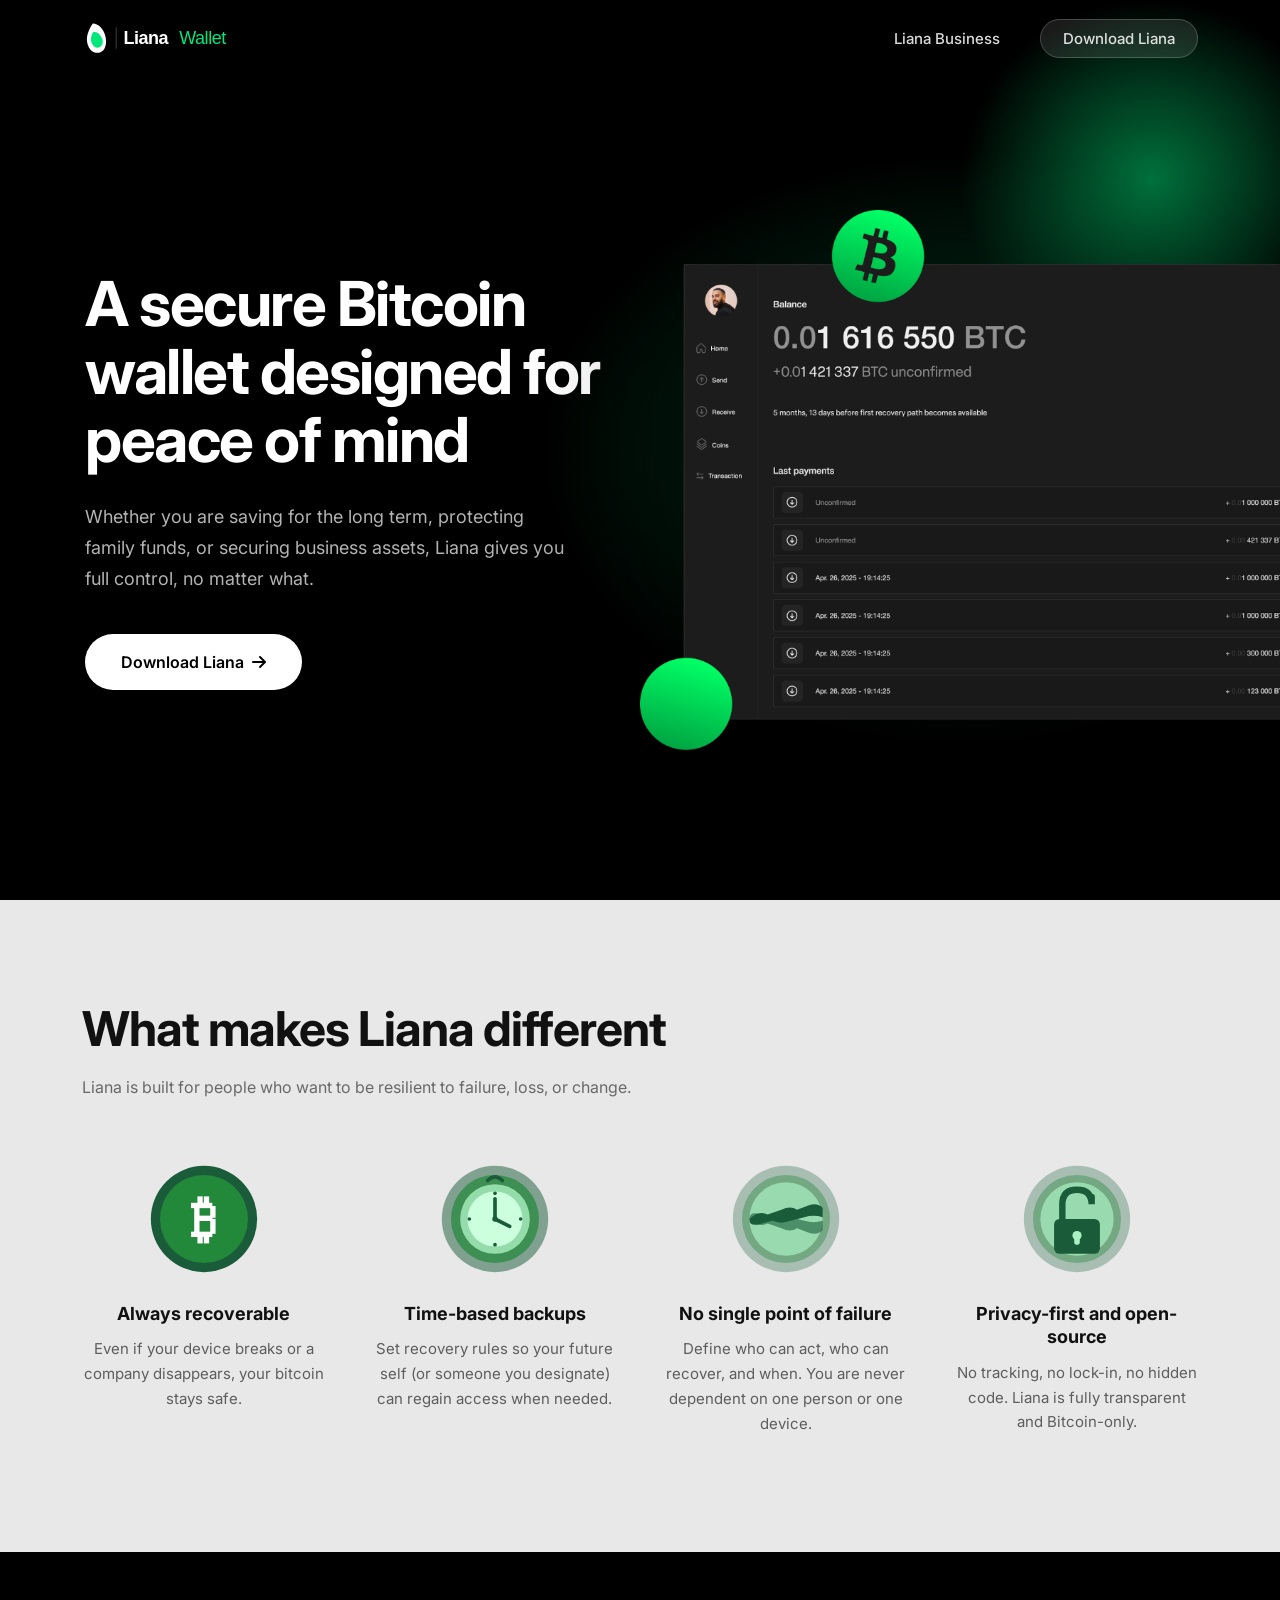
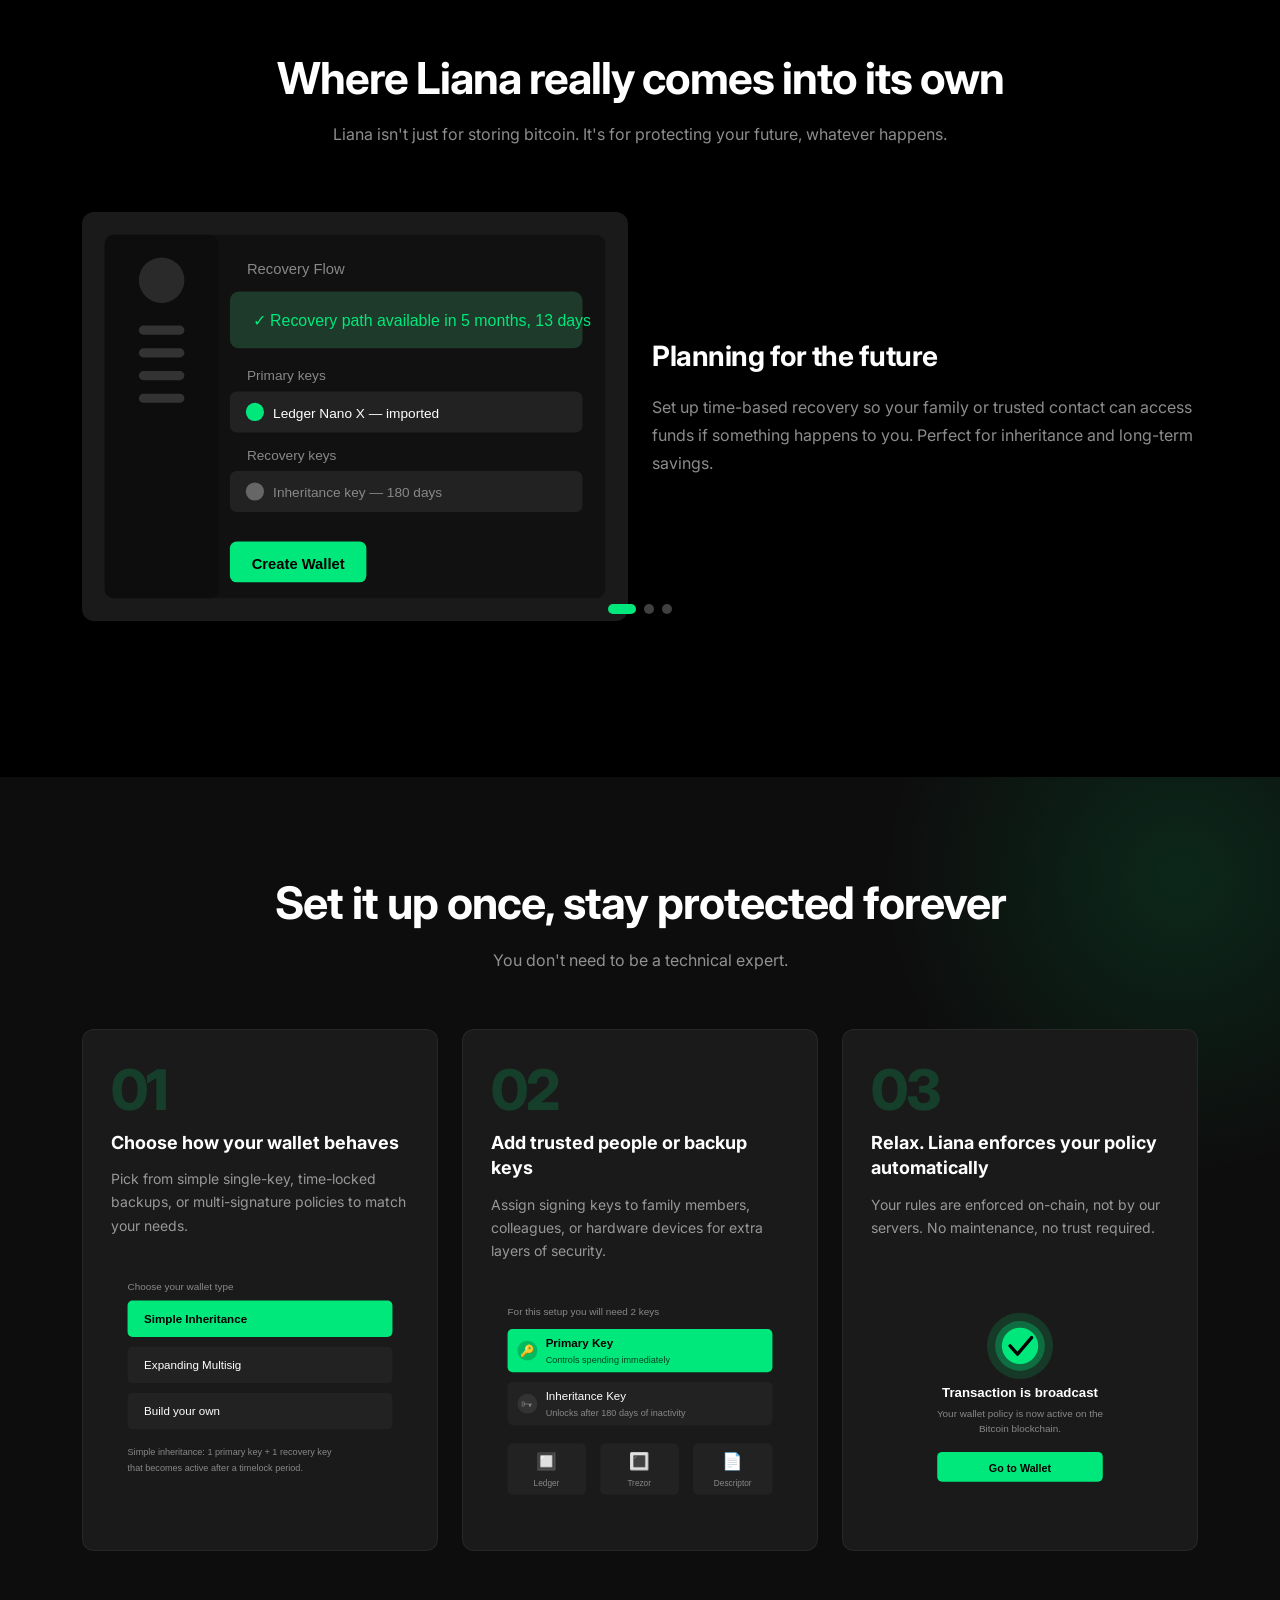
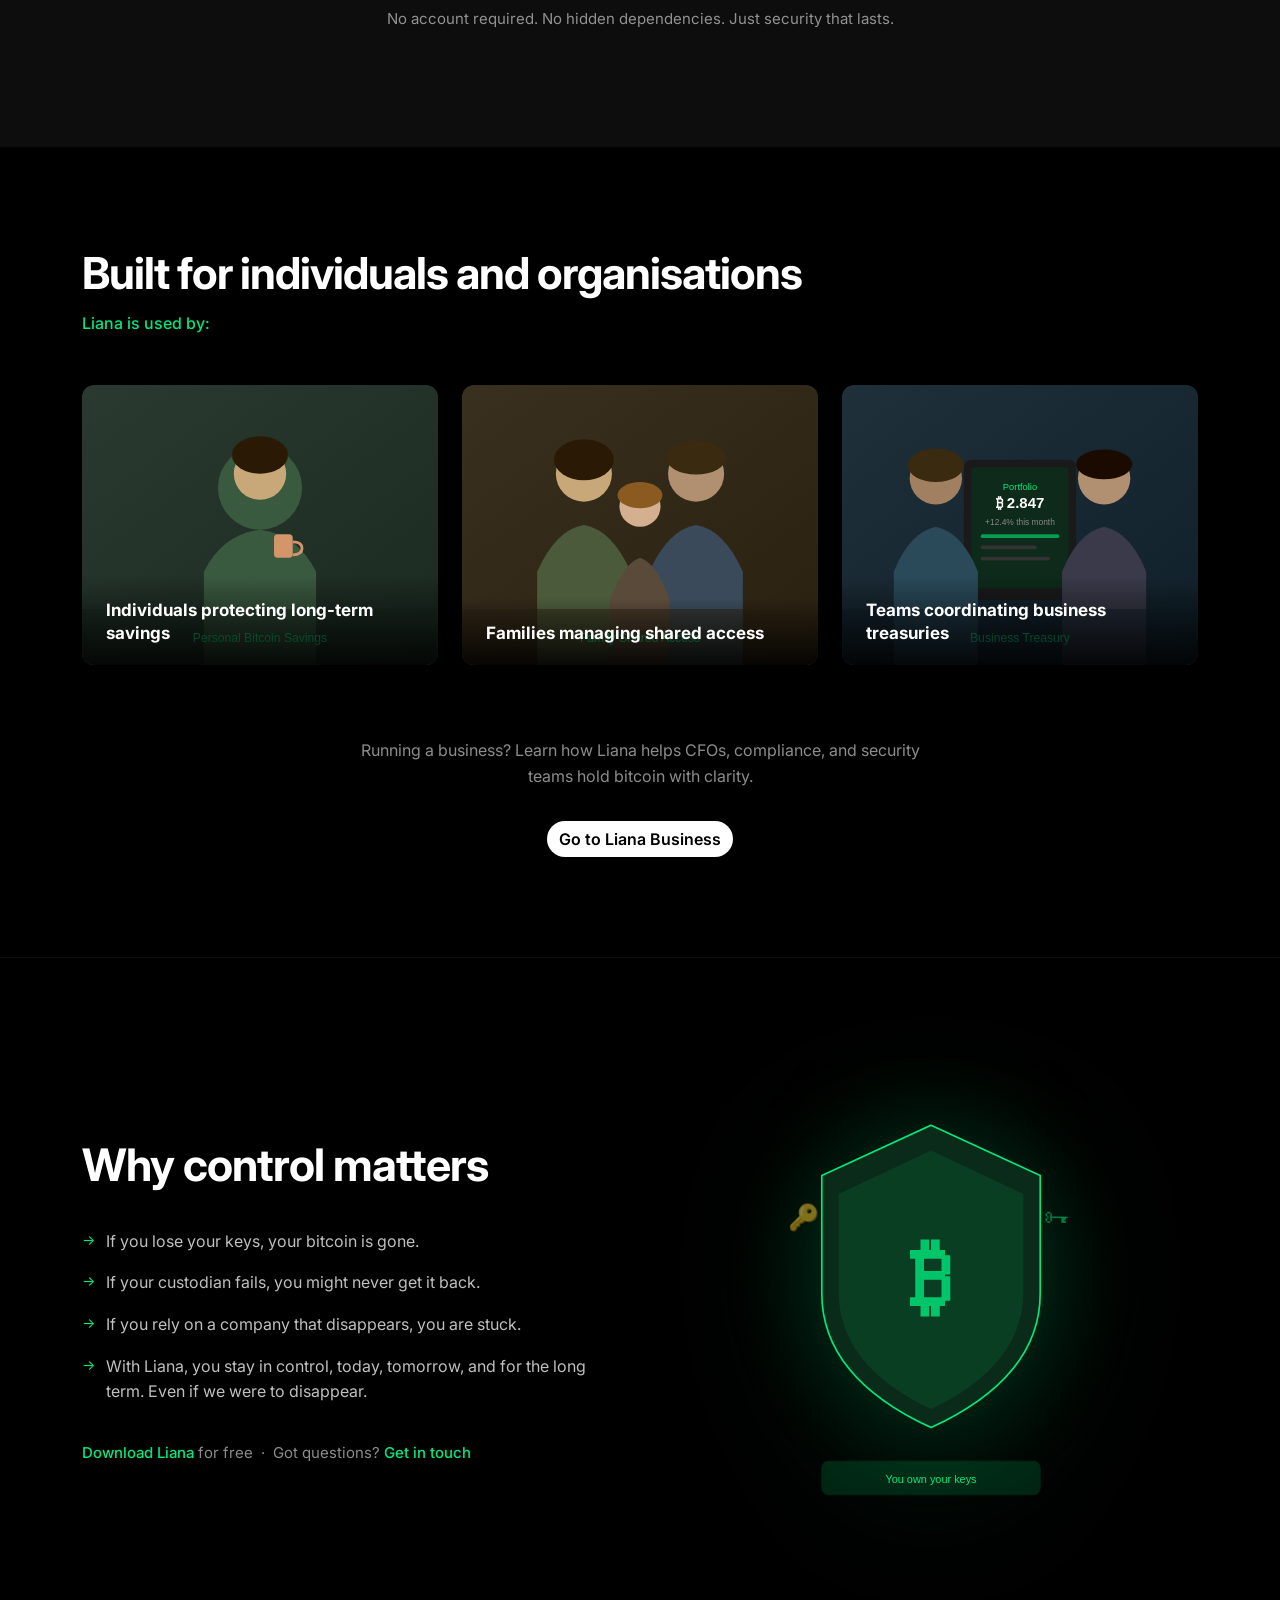
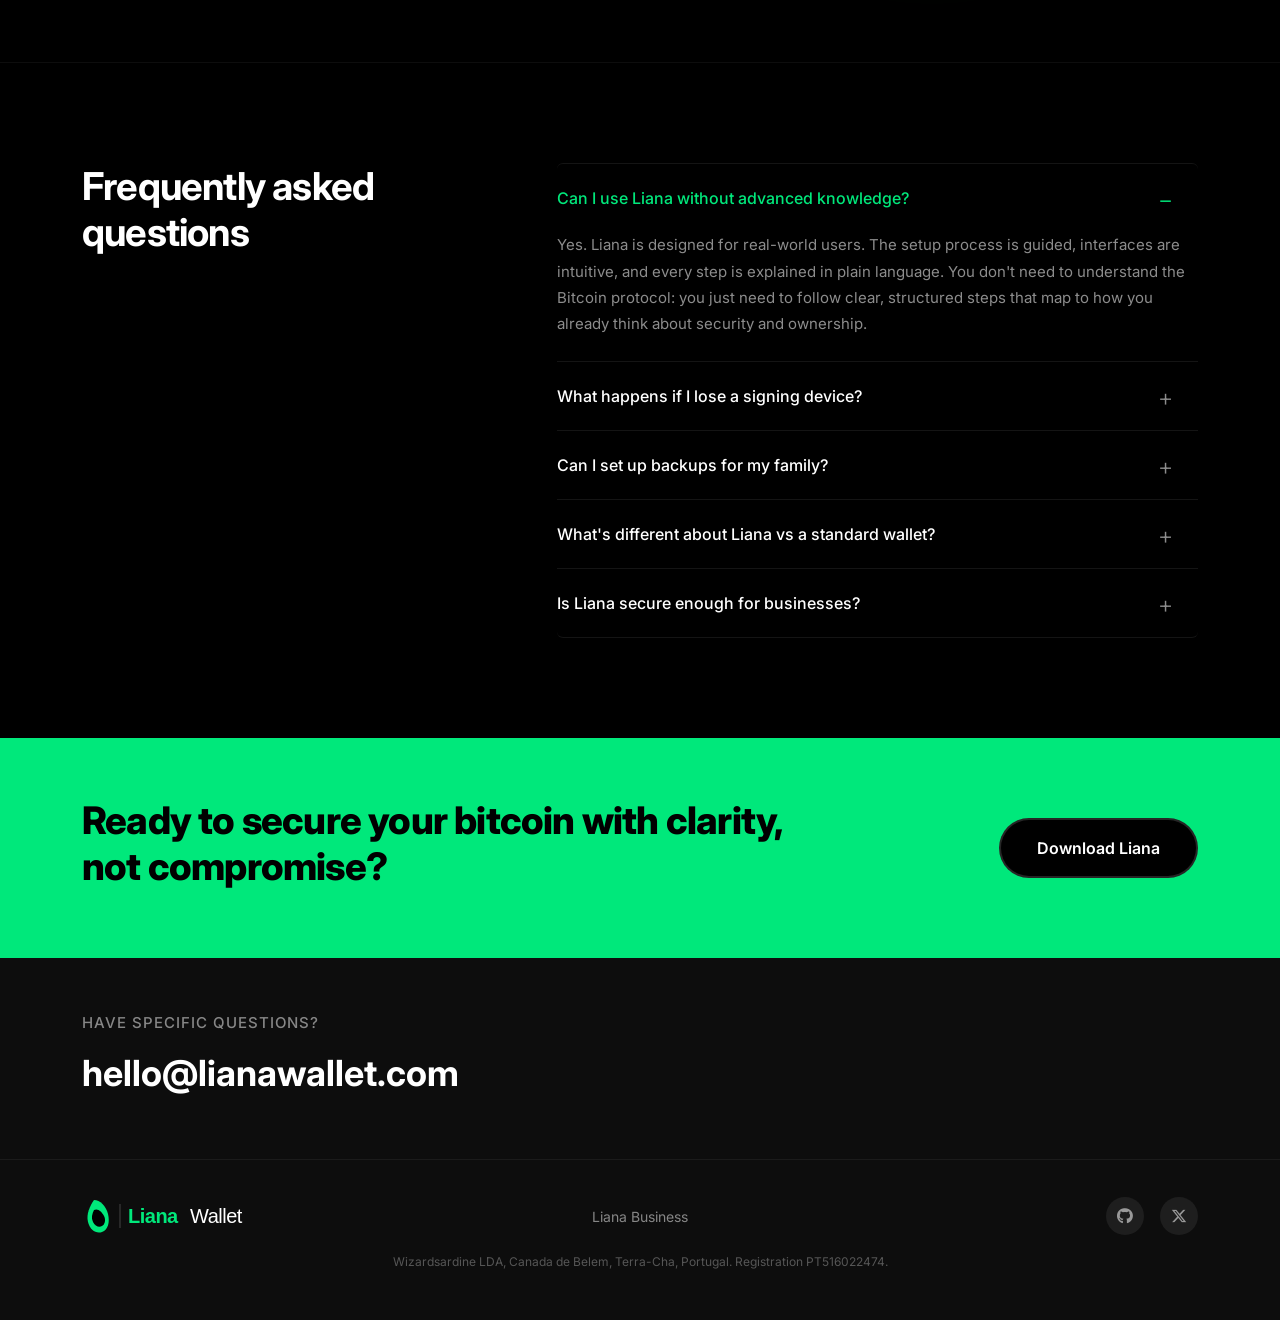
<file: index.html>
<!doctype html>
<html lang="en">
  <head>
    <meta charset="UTF-8" />
    <meta name="viewport" content="width=device-width, initial-scale=1.0" />
    <meta
      name="description"
      content="Liana – A secure Bitcoin wallet designed for peace of mind. Protect your Bitcoin with time-based recovery paths and multi-signature security."
    />
    <title>
      Liana Wallet - A secure Bitcoin wallet designed for peace of mind
    </title>

    <!-- Bootstrap 5 CSS -->
    <link
      rel="stylesheet"
      href="https://cdn.jsdelivr.net/npm/bootstrap@5.3.3/dist/css/bootstrap.min.css"
    />
    <!-- Swiper CSS -->
    <link
      rel="stylesheet"
      href="https://cdn.jsdelivr.net/npm/swiper@11/swiper-bundle.min.css"
    />
    <!-- Font Awesome -->
    <link
      rel="stylesheet"
      href="https://cdnjs.cloudflare.com/ajax/libs/font-awesome/6.5.0/css/all.min.css"
    />
    <!-- Google Fonts -->
    <link rel="preconnect" href="https://fonts.googleapis.com" />
    <link
      href="https://fonts.googleapis.com/css2?family=Inter:wght@300;400;500;600;700;800&display=swap"
      rel="stylesheet"
    />
    <!-- Custom CSS -->
    <link rel="stylesheet" href="assets/css/style.css" />
  </head>
  <body>
    <!-- Scroll to Top -->
    <a class="scroll-top" id="scrollTop"
      ><i class="fas fa-angle-double-up"></i
    ></a>

    <!-- Offcanvas Section -->
    <div class="offcanvas__area" id="offcanvasArea">
      <div class="offcanvas__topbar">
        <a href="/"
          ><img
            src="assets/images/logo/logo-white.svg"
            alt="Liana Wallet logo"
            height="36"
        /></a>
        <span class="menu__close" id="menuClose"
          ><i class="fa-solid fa-xmark"></i
        ></span>
      </div>
      <div class="offcanvas__main">
        <div class="offcanvas__menu">
          <ul>
            <li><a href="business/index.html">Liana Business</a></li>
            <li>
              <a
                href="javascript:void(0)"
                data-bs-toggle="modal"
                data-bs-target="#exampleModalToggle"
                >Download Liana</a
              >
            </li>
          </ul>
        </div>
      </div>
    </div>
    <div class="offcanvas__overlay" id="offcanvasOverlay"></div>

    <!-- Header -->
    <header class="header__area" id="mainHeader">
      <div class="container">
        <div class="row">
          <div class="col-lg-12">
            <div class="header__main">
              <div class="header__logo">
                <a href="/"
                  ><img
                    src="assets/images/logo/logo-white.svg"
                    alt="Liana Wallet logo"
                    height="36"
                /></a>
              </div>
              <div class="header__menu">
                <ul>
                  <li><a href="business/index.html">Liana Business</a></li>
                  <li>
                    <a
                      href="javascript:void(0)"
                      data-bs-toggle="modal"
                      data-bs-target="#exampleModalToggle"
                      >Download Liana</a
                    >
                  </li>
                </ul>
              </div>
              <span class="menu__open" id="menuOpen"
                ><i class="fa-solid fa-bars"></i
              ></span>
            </div>
          </div>
        </div>
      </div>
    </header>

    <main>
      <!-- Hero Section -->
      <section class="hero__area">
        <div class="hero__bg"></div>
        <div class="container-fluid p-0">
          <div class="row g-0 align-items-center">
            <div class="col-lg-6">
              <div class="hero__content">
                <h1>A secure Bitcoin wallet designed for peace of mind</h1>
                <p>
                  Whether you are saving for the long term, protecting family
                  funds, or securing business assets, Liana gives you full
                  control, no matter what.
                </p>
                <button
                  type="button"
                  data-bs-toggle="modal"
                  data-bs-target="#exampleModalToggle"
                  class="btn btn--lg btn--white"
                >
                  Download Liana <i class="fa-solid fa-arrow-right ms-2"></i>
                </button>
              </div>
            </div>
            <div class="col-lg-6">
              <div class="hero__thumb">
                <!-- Main Wallet Image -->
                <img
                  src="assets/images/hero-thumb.png"
                  alt="Liana wallet home screen screenshot"
                  class="hero__main-img"
                />
              </div>
            </div>
          </div>
        </div>
      </section>

      <!-- Facility Section -->
      <section class="facility__area">
        <div class="container">
          <div class="row">
            <div class="col-lg-12">
              <div class="facility__title">
                <h2>What makes Liana different</h2>
                <p>
                  Liana is built for people who want to be resilient to failure,
                  loss, or change.
                </p>
              </div>
            </div>
          </div>
          <div class="row g-5">
            <div class="col-xl-3 col-md-6">
              <div class="facility__single">
                <img
                  src="assets/images/facility/f1.svg"
                  loading="lazy"
                  alt="Bitcoin logo"
                />
                <h6>Always recoverable</h6>
                <p>
                  Even if your device breaks or a company disappears, your
                  bitcoin stays safe.
                </p>
              </div>
            </div>
            <div class="col-xl-3 col-md-6">
              <div class="facility__single">
                <img
                  src="assets/images/facility/f2.svg"
                  loading="lazy"
                  alt="Clock"
                />
                <h6>Time-based backups</h6>
                <p>
                  Set recovery rules so your future self (or someone you
                  designate) can regain access when needed.
                </p>
              </div>
            </div>
            <div class="col-xl-3 col-md-6">
              <div class="facility__single">
                <img
                  src="assets/images/facility/f3.svg"
                  loading="lazy"
                  alt="Handshake"
                />
                <h6>No single point of failure</h6>
                <p>
                  Define who can act, who can recover, and when. You are never
                  dependent on one person or one device.
                </p>
              </div>
            </div>
            <div class="col-xl-3 col-md-6">
              <div class="facility__single">
                <img
                  src="assets/images/facility/f4.svg"
                  loading="lazy"
                  alt="Open lock"
                />
                <h6>Privacy-first and open-source</h6>
                <p>
                  No tracking, no lock-in, no hidden code. Liana is fully
                  transparent and Bitcoin-only.
                </p>
              </div>
            </div>
          </div>
        </div>
      </section>

      <!-- Future Section -->
      <section class="future__area">
        <div class="container">
          <div class="row">
            <div class="col-lg-12">
              <div class="future__title">
                <h2>Where Liana really comes into its own</h2>
                <p>
                  Liana isn't just for storing bitcoin. It's for protecting your
                  future, whatever happens.
                </p>
              </div>
            </div>
          </div>
          <div class="row">
            <div class="col-lg-12">
              <div class="future__wrap">
                <div class="swiper future__slider">
                  <div class="swiper-wrapper">
                    <div class="swiper-slide">
                      <div class="row g-4 align-items-center">
                        <div class="col-lg-6">
                          <div class="future__img">
                            <img
                              src="assets/images/future/f1.svg"
                              loading="lazy"
                              alt="Recovery flow representation"
                            />
                          </div>
                        </div>
                        <div class="col-lg-6">
                          <div class="future__content">
                            <h5>Planning for the future</h5>
                            <p>
                              Set up time-based recovery so your family or
                              trusted contact can access funds if something
                              happens to you. Perfect for inheritance and
                              long-term savings.
                            </p>
                          </div>
                        </div>
                      </div>
                    </div>
                    <div class="swiper-slide">
                      <div class="row g-4 align-items-center">
                        <div class="col-lg-6">
                          <div class="future__img">
                            <img
                              src="assets/images/future/f2.svg"
                              loading="lazy"
                              alt="Recovery transaction"
                            />
                          </div>
                        </div>
                        <div class="col-lg-6">
                          <div class="future__content">
                            <h5>Recovering from the unexpected:</h5>
                            <p>
                              Lost a device, a key, or even access to a company
                              account? Liana's built-in disaster recovery gets
                              you back safely: no support tickets, no stress, no
                              loss.
                            </p>
                          </div>
                        </div>
                      </div>
                    </div>
                    <div class="swiper-slide">
                      <div class="row g-4 align-items-center">
                        <div class="col-lg-6">
                          <div class="future__img">
                            <img
                              src="assets/images/future/f3.svg"
                              loading="lazy"
                              alt="Shared accounts invitation screen"
                            />
                          </div>
                        </div>
                        <div class="col-lg-6">
                          <div class="future__content">
                            <h5>Running shared accounts:</h5>
                            <p>
                              Give others controlled access without giving up
                              control. Define who can spend, approve, or
                              recover, all on your terms. Ideal for families,
                              small or large teams, and business treasuries.
                            </p>
                          </div>
                        </div>
                      </div>
                    </div>
                  </div>
                  <div class="swiper-pagination"></div>
                </div>
              </div>
            </div>
          </div>
        </div>
      </section>

      <!-- Tutorial Section -->
      <section class="tutorial__area">
        <div class="tutorial__sp-bg"></div>
        <div class="container position-relative">
          <div class="row">
            <div class="col-lg-12">
              <div class="tutorial__title">
                <h2>Set it up once, stay protected forever</h2>
                <p>You don't need to be a technical expert.</p>
              </div>
            </div>
          </div>
          <div class="row g-4 justify-content-center">
            <div class="col-lg-4 col-md-6">
              <div class="tutorial__single">
                <span class="tutorial__step">01</span>
                <h6>Choose how your wallet behaves</h6>
                <p>
                  Pick from simple single-key, time-locked backups, or
                  multi-signature policies to match your needs.
                </p>
                <img
                  src="assets/images/tutorial/t1.svg"
                  loading="lazy"
                  alt="Liana wallet templates screen"
                />
              </div>
            </div>
            <div class="col-lg-4 col-md-6">
              <div class="tutorial__single">
                <span class="tutorial__step">02</span>
                <h6>Add trusted people or backup keys</h6>
                <p>
                  Assign signing keys to family members, colleagues, or hardware
                  devices for extra layers of security.
                </p>
                <img
                  src="assets/images/tutorial/t2.svg"
                  loading="lazy"
                  alt="Primary and inheritance key selection"
                />
              </div>
            </div>
            <div class="col-lg-4 col-md-6">
              <div class="tutorial__single">
                <span class="tutorial__step">03</span>
                <h6>Relax. Liana enforces your policy automatically</h6>
                <p>
                  Your rules are enforced on-chain, not by our servers. No
                  maintenance, no trust required.
                </p>
                <img
                  src="assets/images/tutorial/t3.svg"
                  loading="lazy"
                  alt="Broadcast success message"
                />
              </div>
            </div>
          </div>
          <div class="row">
            <div class="col-lg-12">
              <div class="tutorial__info">
                <p>
                  No account required. No hidden dependencies. Just security
                  that lasts.
                </p>
              </div>
            </div>
          </div>
        </div>
      </section>

      <!-- Service Section -->
      <section class="service__area" id="business">
        <div class="container">
          <div class="row">
            <div class="col-lg-12">
              <div class="service__topbar">
                <div class="service__title">
                  <h2>Built for individuals and organisations</h2>
                  <p>Liana is used by:</p>
                </div>
              </div>
            </div>
          </div>
          <div class="row g-4 justify-content-center">
            <div class="col-lg-4 col-md-6">
              <div class="service__single">
                <div class="service__img">
                  <img
                    src="assets/images/service/s1.svg"
                    loading="lazy"
                    alt="A woman enjoying a coffee"
                  />
                  <div class="service__overlay">
                    <h5>Individuals protecting long-term savings</h5>
                  </div>
                </div>
              </div>
            </div>
            <div class="col-lg-4 col-md-6">
              <div class="service__single">
                <div class="service__img">
                  <img
                    src="assets/images/service/s2.svg"
                    loading="lazy"
                    alt="A happy family"
                  />
                  <div class="service__overlay">
                    <h5>Families managing shared access</h5>
                  </div>
                </div>
              </div>
            </div>
            <div class="col-lg-4 col-md-6">
              <div class="service__single">
                <div class="service__img">
                  <img
                    src="assets/images/service/s3.svg"
                    loading="lazy"
                    alt="Business people looking at a tablet"
                  />
                  <div class="service__overlay">
                    <h5>Teams coordinating business treasuries</h5>
                  </div>
                </div>
              </div>
            </div>
          </div>
          <div class="row mt-4">
            <div class="col-lg-12">
              <div class="service__info">
                <p>
                  Running a business? Learn how Liana helps CFOs, compliance,
                  and security teams hold bitcoin with clarity.
                </p>
              </div>
            </div>
            <div class="col-lg-12">
              <div class="service__btn">
                <a href="business/index.html" class="btn btn--white"
                  >Go to Liana Business</a
                >
              </div>
            </div>
          </div>
        </div>
      </section>

      <!-- Control Section -->
      <section class="control__area">
        <div class="container">
          <div class="row align-items-center g-5">
            <div class="col-lg-6">
              <div class="control__content">
                <h2>Why control matters</h2>
                <ul>
                  <li>If you lose your keys, your bitcoin is gone.</li>
                  <li>If your custodian fails, you might never get it back.</li>
                  <li>
                    If you rely on a company that disappears, you are stuck.
                  </li>
                  <li>
                    With Liana, you stay in control, today, tomorrow, and for
                    the long term. Even if we were to disappear.
                  </li>
                </ul>
                <p>
                  <a
                    href="javascript:void(0)"
                    data-bs-toggle="modal"
                    data-bs-target="#exampleModalToggle"
                    >Download Liana</a
                  >
                  for free &nbsp;·&nbsp; Got questions?
                  <a href="#footer">Get in touch</a>
                </p>
              </div>
            </div>
            <div class="col-lg-6 text-center">
              <div class="control__thumb">
                <img
                  src="assets/images/control-thumb.svg"
                  loading="lazy"
                  alt="Security shield with bitcoin"
                />
              </div>
            </div>
          </div>
        </div>
      </section>

      <!-- FAQ Section -->
      <section class="faq__area">
        <div class="container">
          <div class="row g-4">
            <div class="col-lg-5">
              <div class="faq__title">
                <h2>Frequently asked questions</h2>
              </div>
            </div>
            <div class="col-lg-7">
              <div class="faq__wrap">
                <div class="accordion" id="accordionExample">
                  <div class="accordion-item">
                    <h2 class="accordion-header">
                      <button
                        class="accordion-button"
                        type="button"
                        data-bs-toggle="collapse"
                        data-bs-target="#collapseOne"
                        aria-expanded="true"
                        aria-controls="collapseOne"
                      >
                        Can I use Liana without advanced knowledge?
                      </button>
                    </h2>
                    <div
                      id="collapseOne"
                      class="accordion-collapse collapse show"
                      data-bs-parent="#accordionExample"
                    >
                      <div class="accordion-body">
                        Yes. Liana is designed for real-world users. The setup
                        process is guided, interfaces are intuitive, and every
                        step is explained in plain language. You don't need to
                        understand the Bitcoin protocol: you just need to follow
                        clear, structured steps that map to how you already
                        think about security and ownership.
                      </div>
                    </div>
                  </div>

                  <div class="accordion-item">
                    <h2 class="accordion-header">
                      <button
                        class="accordion-button collapsed"
                        type="button"
                        data-bs-toggle="collapse"
                        data-bs-target="#collapseTwo"
                        aria-expanded="false"
                        aria-controls="collapseTwo"
                      >
                        What happens if I lose a signing device?
                      </button>
                    </h2>
                    <div
                      id="collapseTwo"
                      class="accordion-collapse collapse"
                      data-bs-parent="#accordionExample"
                    >
                      <div class="accordion-body">
                        Liana is built with recovery in mind. You can configure
                        fallback keys and time-locked recovery paths so that if
                        a device is lost, access can safely be regained without
                        compromising security. Your bitcoin remains under your
                        control. Recovery doesn't depend on Wizardsardine or any
                        third party.
                      </div>
                    </div>
                  </div>

                  <div class="accordion-item">
                    <h2 class="accordion-header">
                      <button
                        class="accordion-button collapsed"
                        type="button"
                        data-bs-toggle="collapse"
                        data-bs-target="#collapseThree"
                        aria-expanded="false"
                        aria-controls="collapseThree"
                      >
                        Can I set up backups for my family?
                      </button>
                    </h2>
                    <div
                      id="collapseThree"
                      class="accordion-collapse collapse"
                      data-bs-parent="#accordionExample"
                    >
                      <div class="accordion-body">
                        Yes. Liana allows you to define policies that include
                        family members or trusted people as part of your
                        recovery plan. For example, you can set a rule that
                        after a delay, another keyholder regains access if you
                        are unavailable. Perfect for trustless inheritance
                        planning.
                      </div>
                    </div>
                  </div>

                  <div class="accordion-item">
                    <h2 class="accordion-header">
                      <button
                        class="accordion-button collapsed"
                        type="button"
                        data-bs-toggle="collapse"
                        data-bs-target="#collapseFour"
                        aria-expanded="false"
                        aria-controls="collapseFour"
                      >
                        What's different about Liana vs a standard wallet?
                      </button>
                    </h2>
                    <div
                      id="collapseFour"
                      class="accordion-collapse collapse"
                      data-bs-parent="#accordionExample"
                    >
                      <div class="accordion-body">
                        Most wallets either rely on trusted co-signers, or are
                        for advanced users. Liana is the first wallet built with
                        loss protection in mind. It allows setting up recovery
                        keys that are timelocked, meaning they can only access
                        your funds if the regular keys are lost. Liana uses
                        Miniscript, a new standard and secure way to build
                        bitcoin wallets. It is open-source so you don't have to
                        trust us! Finally, everything is enforced on-chain, not
                        by our company or servers.
                      </div>
                    </div>
                  </div>

                  <div class="accordion-item">
                    <h2 class="accordion-header">
                      <button
                        class="accordion-button collapsed"
                        type="button"
                        data-bs-toggle="collapse"
                        data-bs-target="#collapseFive"
                        aria-expanded="false"
                        aria-controls="collapseFive"
                      >
                        Is Liana secure enough for businesses?
                      </button>
                    </h2>
                    <div
                      id="collapseFive"
                      class="accordion-collapse collapse"
                      data-bs-parent="#accordionExample"
                    >
                      <div class="accordion-body">
                        Yes. Liana is open-source, Bitcoin-native infrastructure
                        designed specifically for organisations that answer to
                        boards, auditors, and regulators. It provides verifiable
                        control, auditable trails, and programmable security
                        policies. It's already trusted by businesses and
                        security professionals who can't afford uncertainty or
                        downtime.
                      </div>
                    </div>
                  </div>
                </div>
              </div>
            </div>
          </div>
        </div>
      </section>
    </main>

    <!-- Footer -->
    <footer class="footer__area" id="footer">
      <div class="footer__topbar">
        <div class="container">
          <div class="row align-items-center">
            <div class="col-lg-8 col-md-7">
              <div class="footer__topbar__content">
                <h2>
                  Ready to secure your bitcoin with clarity, not compromise?
                </h2>
              </div>
            </div>
            <div class="col-lg-4 col-md-5 text-md-end mt-4 mt-md-0">
              <button
                type="button"
                data-bs-toggle="modal"
                data-bs-target="#exampleModalToggle"
                class="btn btn--lg btn--black hover--white"
              >
                Download Liana
              </button>
            </div>
          </div>
        </div>
      </div>
      <div class="footer__contact">
        <div class="container">
          <div class="row">
            <div class="col-lg-12">
              <div class="footer__contact__content">
                <h5>Have specific questions?</h5>
                <a href="mailto:hello@lianawallet.com">hello@lianawallet.com</a>
              </div>
            </div>
          </div>
        </div>
      </div>
      <div class="footer__bottombar">
        <div class="container">
          <div class="row align-items-center">
            <div class="col-lg-4">
              <a href="/"
                ><img
                  src="assets/images/logo/logo-green.svg"
                  alt="Liana logo"
                  height="32"
              /></a>
            </div>
            <div class="col-lg-4 text-center">
              <ul class="footer__bottombar__links">
                <li><a href="business/index.html">Liana Business</a></li>
              </ul>
            </div>
            <div class="col-lg-4 text-lg-end">
              <div class="footer__social">
                <a
                  href="https://github.com/wizardsardine/liana"
                  target="_blank"
                  rel="noreferrer"
                  aria-label="GitHub"
                  ><i class="fa-brands fa-github"></i
                ></a>
                <a
                  href="https://twitter.com/LianaWallet"
                  target="_blank"
                  rel="noreferrer"
                  aria-label="Twitter / X"
                  ><i class="fa-brands fa-x-twitter"></i
                ></a>
              </div>
            </div>
          </div>
          <div class="row mt-3">
            <div class="col-lg-12">
              <small class="footer__legal">
                Wizardsardine LDA, Canada de Belem, Terra-Cha, Portugal.
                Registration PT516022474.
              </small>
            </div>
          </div>
        </div>
      </div>
    </footer>

    <!-- Download Modal - OS Selection -->
    <div
      class="modal fade"
      id="exampleModalToggle"
      aria-hidden="true"
      tabindex="-1"
    >
      <div class="modal-dialog modal-xl modal-dialog-centered">
        <div class="modal-content">
          <div class="modal__close">
            <button
              type="button"
              class="close"
              data-bs-dismiss="modal"
              aria-label="Close"
            >
              <i class="fa-solid fa-xmark"></i>
            </button>
          </div>
          <div class="modal-body">
            <div class="download__wrap">
              <div class="row">
                <div class="col-lg-12">
                  <div class="download__title">
                    <h4>Download Liana</h4>
                    <p>Latest version 13.1</p>
                  </div>
                </div>
              </div>
              <div class="row g-4 justify-content-center">
                <div class="col-lg-12">
                  <div class="download__os">
                    <h6>Please choose your operating system</h6>
                  </div>
                </div>
                <div class="col-xl-4 col-md-6">
                  <a
                    href="javascript:void(0)"
                    class="download__card"
                    data-bs-target="#exampleModalToggle2"
                    data-bs-toggle="modal"
                  >
                    <div class="download__icon download__icon--linux">
                      <i class="fa-brands fa-linux"></i>
                    </div>
                    <div class="download__version">
                      <h4>Linux</h4>
                    </div>
                  </a>
                </div>
                <div class="col-xl-4 col-md-6">
                  <a
                    href="https://github.com/wizardsardine/liana/releases/download/v13.1/Liana-13.1-macos.zip"
                    class="download__card"
                  >
                    <div class="download__icon download__icon--apple">
                      <i class="fa-brands fa-apple"></i>
                    </div>
                    <div class="download__version">
                      <h4>MacOS</h4>
                      <p>Liana.zip</p>
                    </div>
                  </a>
                </div>
                <div class="col-xl-4 col-md-6">
                  <a
                    href="https://github.com/wizardsardine/liana/releases/download/v13.1/liana-13.1.exe"
                    class="download__card"
                  >
                    <div class="download__icon download__icon--windows">
                      <i class="fa-brands fa-windows"></i>
                    </div>
                    <div class="download__version">
                      <h4>Windows</h4>
                      <p>Liana.exe</p>
                    </div>
                  </a>
                </div>
                <div class="col-lg-12">
                  <div class="download__info">
                    <p>
                      More binaries along with GPG signatures are available on
                      <a
                        href="https://github.com/wizardsardine/liana/releases"
                        target="_blank"
                        rel="noreferrer"
                        >our GitHub</a
                      >.
                    </p>
                  </div>
                </div>
              </div>
            </div>
          </div>
        </div>
      </div>
    </div>

    <!-- Download Modal - Linux -->
    <div
      class="modal fade"
      id="exampleModalToggle2"
      aria-hidden="true"
      tabindex="-1"
    >
      <div class="modal-dialog modal-xl modal-dialog-centered">
        <div class="modal-content">
          <div class="modal__close">
            <button
              type="button"
              class="close"
              data-bs-dismiss="modal"
              aria-label="Close"
            >
              <i class="fa-solid fa-xmark"></i>
            </button>
          </div>
          <div class="modal-body">
            <div class="download__wrap">
              <div class="row">
                <div class="col-lg-12">
                  <div class="download__title">
                    <h4>Download Liana for Linux</h4>
                    <p>Latest version 13.1</p>
                  </div>
                </div>
              </div>
              <div class="row g-4 justify-content-center">
                <div class="col-lg-12">
                  <div class="download__os">
                    <h6>Please choose your Linux version</h6>
                  </div>
                </div>
                <div class="col-xl-4 col-md-6">
                  <a
                    href="https://github.com/wizardsardine/liana/releases/download/v13.1/liana-13.1-1_amd64.deb"
                    class="download__card"
                  >
                    <div class="download__icon download__icon--linux">
                      <i class="fa-brands fa-linux"></i>
                    </div>
                    <div class="download__version">
                      <h4>Debian-based</h4>
                      <p>(Ubuntu, etc...)</p>
                    </div>
                  </a>
                </div>
                <div class="col-xl-4 col-md-6">
                  <a
                    href="https://aur.archlinux.org/packages/liana-bin"
                    class="download__card"
                  >
                    <div class="download__icon download__icon--linux">
                      <i class="fa-brands fa-linux"></i>
                    </div>
                    <div class="download__version">
                      <h4>Arch-based</h4>
                      <p>(Manjaro, etc...)</p>
                    </div>
                  </a>
                </div>
                <div class="col-xl-4 col-md-6">
                  <a
                    href="https://github.com/wizardsardine/liana/releases/download/v13.1/liana-13.1-x86_64-linux-gnu.tar.gz"
                    class="download__card"
                  >
                    <div class="download__icon download__icon--linux">
                      <i class="fa-brands fa-linux"></i>
                    </div>
                    <div class="download__version">
                      <h4>Other distributions</h4>
                    </div>
                  </a>
                </div>
              </div>
            </div>
          </div>
          <div class="modal-footer">
            <button
              class="btn btn--base"
              data-bs-target="#exampleModalToggle"
              data-bs-toggle="modal"
            >
              <i class="fa-solid fa-arrow-left me-2"></i> Back
            </button>
          </div>
        </div>
      </div>
    </div>

    <!-- Bootstrap 5 JS -->
    <script src="https://cdn.jsdelivr.net/npm/bootstrap@5.3.3/dist/js/bootstrap.bundle.min.js"></script>
    <!-- Swiper JS -->
    <script src="https://cdn.jsdelivr.net/npm/swiper@11/swiper-bundle.min.js"></script>
    <!-- Custom JS -->
    <script src="assets/js/main.js"></script>
  </body>
</html>
</file>
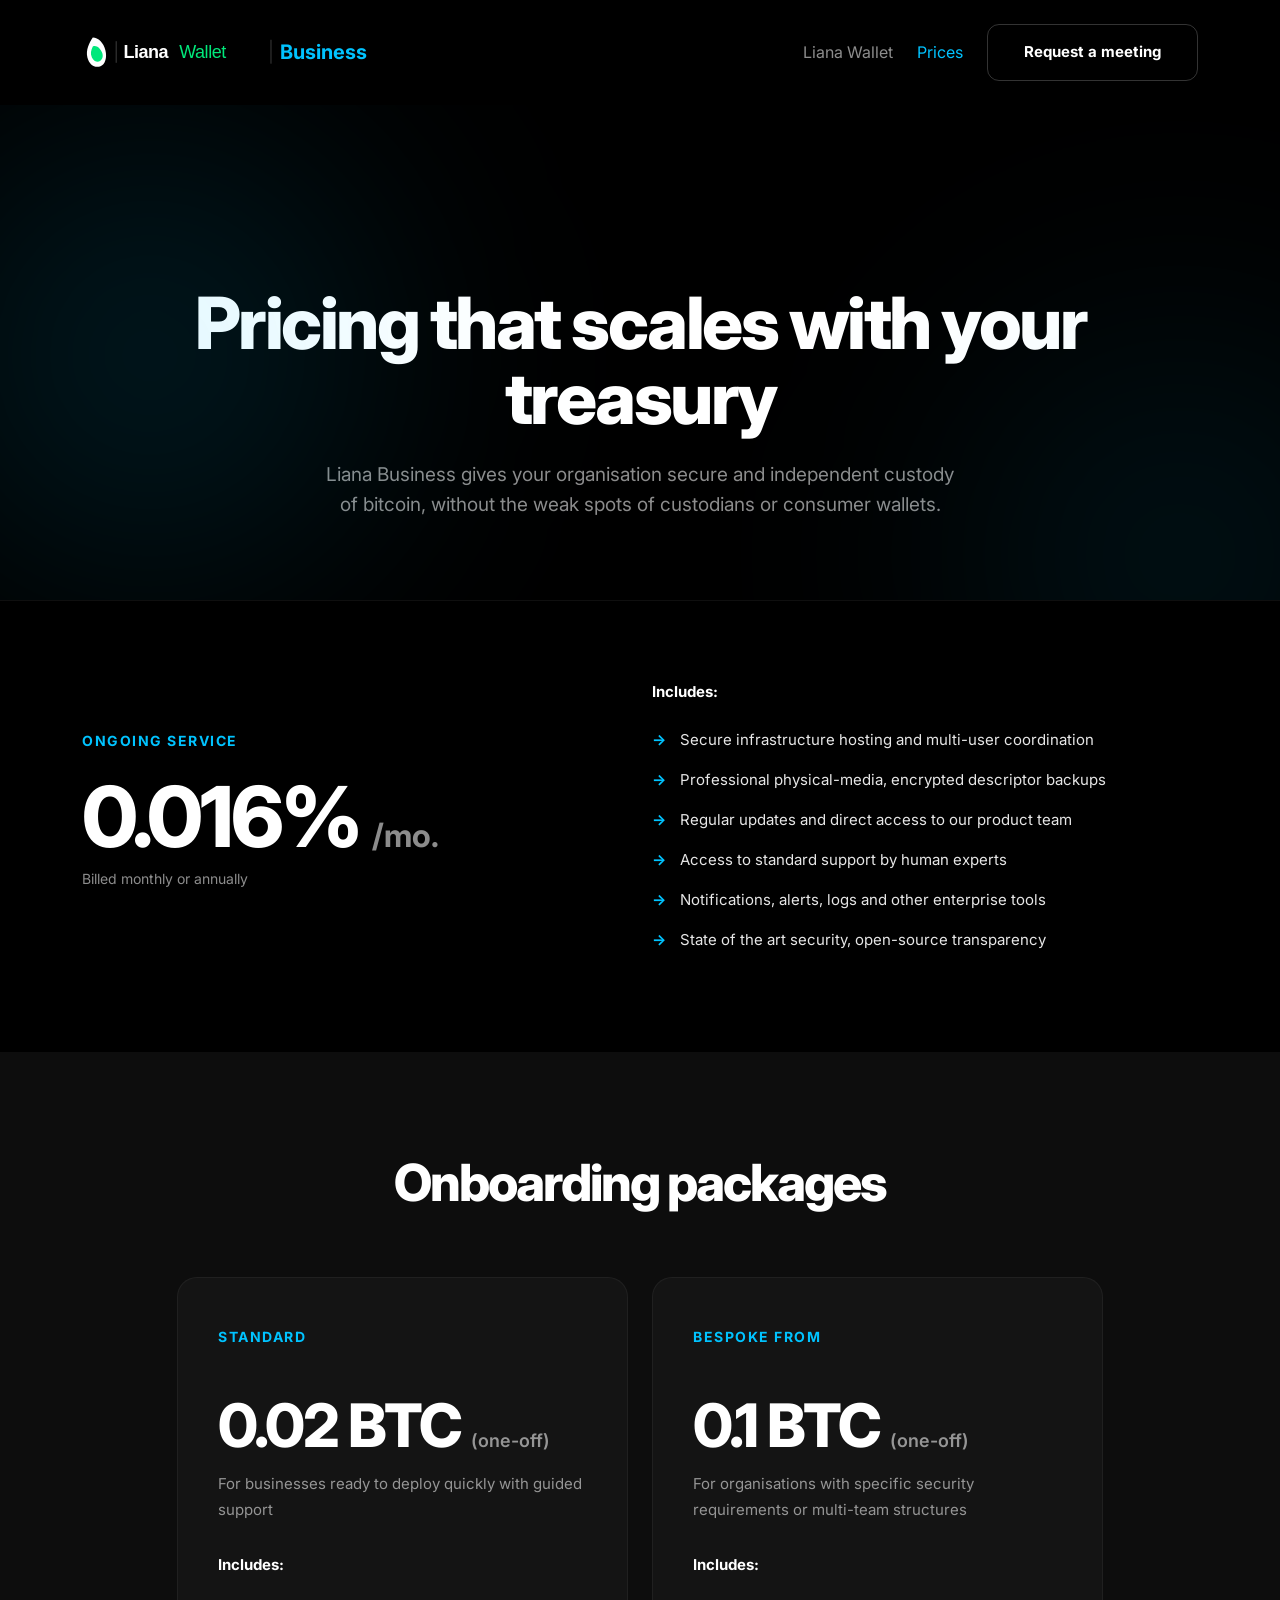
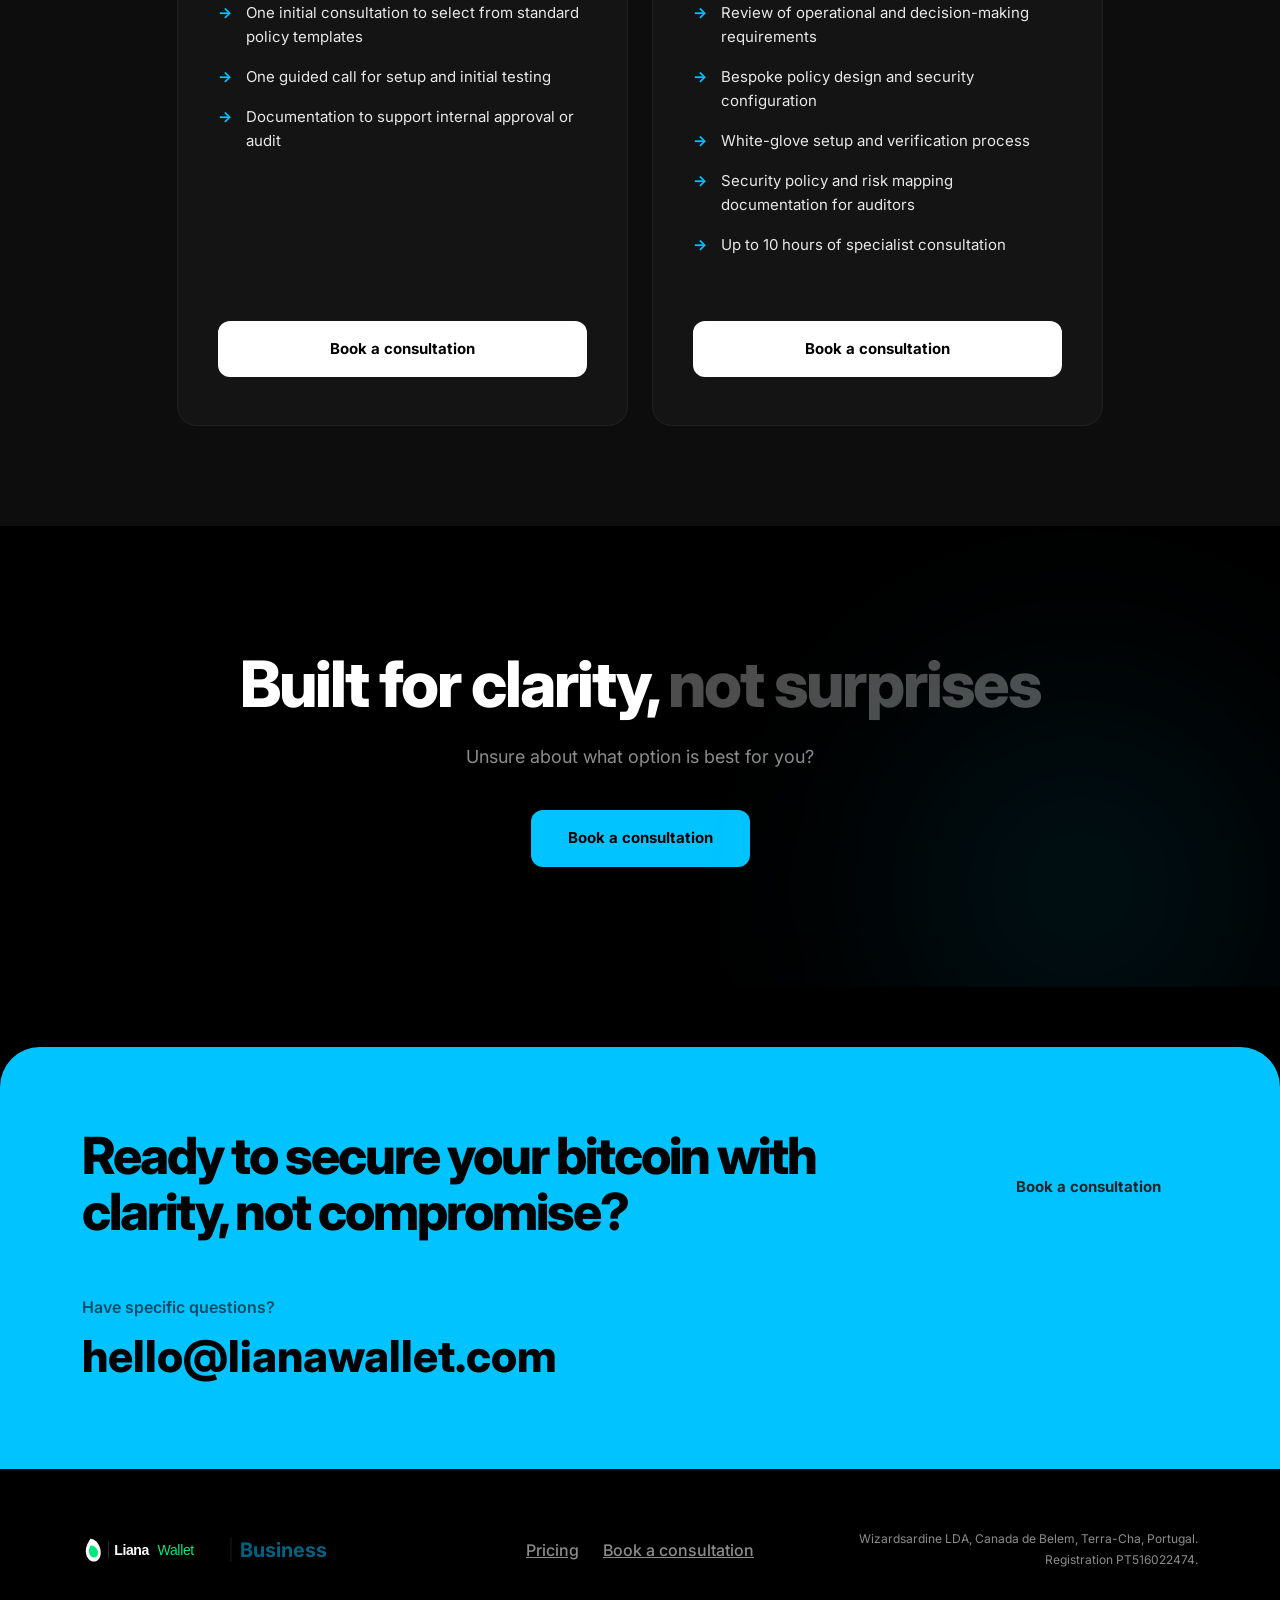
<file: business/prices.html>
<!doctype html>
<html lang="en">
  <head>
    <meta charset="UTF-8" />
    <meta name="viewport" content="width=device-width, initial-scale=1.0" />
    <meta
      name="description"
      content="Liana Business Pricing – Secure Bitcoin custody starting from 0.016%/mo. with expert onboarding."
    />
    <title>Prices - Liana Business</title>

    <!-- Bootstrap 5 CSS -->
    <link
      rel="stylesheet"
      href="https://cdn.jsdelivr.net/npm/bootstrap@5.3.3/dist/css/bootstrap.min.css"
    />
    <!-- Font Awesome -->
    <link
      rel="stylesheet"
      href="https://cdnjs.cloudflare.com/ajax/libs/font-awesome/6.5.0/css/all.min.css"
    />
    <!-- Google Fonts -->
    <link rel="preconnect" href="https://fonts.googleapis.com" />
    <link
      href="https://fonts.googleapis.com/css2?family=Inter:wght@300;400;500;600;700;800&display=swap"
      rel="stylesheet"
    />
    <!-- Pricing CSS -->
    <link rel="stylesheet" href="assets/css/prices.css" />
  </head>
  <body class="prices-page">
    <!-- Scroll to Top -->
    <a class="scroll-top" id="scrollTop"></a>

    <!-- Offcanvas Section -->
    <div class="offcanvas__area" id="offcanvasArea">
      <div class="offcanvas__topbar">
        <a href="index.html">
          <img src="../assets/images/logo/logo-white.svg" alt="Liana logo" height="36" />
        </a>
        <span class="menu__close" id="menuClose"><i class="fa-solid fa-xmark"></i></span>
      </div>
      <div class="offcanvas__main">
        <div class="offcanvas__menu">
          <ul>
            <li><a href="../index.html">Liana Wallet</a></li>
            <li><a href="prices.html">Pricing</a></li>
            <li>
              <a href="https://docs.google.com/forms/d/e/1FAIpQLSe0iOkeKpkN8PvlijSXHxv5Wg-6jLxMyTjRJpl3wZBcibao8w/viewform?embedded=true" target="_blank" rel="noreferrer">Request a meeting</a>
            </li>
          </ul>
        </div>
      </div>
    </div>
    <div class="offcanvas__overlay" id="offcanvasOverlay"></div>

    <!-- ==================== Header Start ==================== -->
    <header class="header__area" id="mainHeader">
      <div class="container">
        <div class="row">
          <div class="col-lg-12">
            <div class="header__main d-flex align-items-center justify-content-between py-4">
              <div class="header__logo">
                <a href="index.html" class="d-flex align-items-center">
                  <img src="../assets/images/logo/logo-white.svg" alt="Liana logo" height="36" />
                  <span class="logo-divider">|</span>
                  <span class="logo-business ms-1">Business</span>
                </a>
              </div>
              <div class="header__menu d-none d-lg-block">
                <ul class="d-flex list-unstyled gap-4 mb-0 align-items-center">
                  <li><a href="../index.html">Liana Wallet</a></li>
                  <li><a href="prices.html" class="active">Prices</a></li>
                  <li>
                    <a href="https://docs.google.com/forms/d/e/1FAIpQLSe0iOkeKpkN8PvlijSXHxv5Wg-6jLxMyTjRJpl3wZBcibao8w/viewform?embedded=true" target="_blank" class="btn btn--outline">Request a meeting</a>
                  </li>
                </ul>
              </div>
              <span class="menu__open" id="menuOpen"><i class="fa-solid fa-bars"></i></span>
            </div>
          </div>
        </div>
      </div>
    </header>
    <!-- ==================== Header End ==================== -->

    <main>
      <!-- ==================== Hero Section ==================== -->
      <section class="prices-hero__area">
        <div class="prices-hero__glow prices-hero__glow--left"></div>
        <div class="prices-hero__glow prices-hero__glow--right"></div>
        <div class="container">
          <div class="prices-hero__content">
            <h1>Pricing that scales with your treasury</h1>
            <p>
              Liana Business gives your organisation secure and independent
              custody of bitcoin, without the weak spots of custodians or
              consumer wallets.
            </p>
          </div>
        </div>
      </section>

      <!-- ==================== Ongoing Service ==================== -->
      <section class="prices-ongoing__area">
        <div class="container">
          <div class="row align-items-center">
            <div class="col-lg-6">
              <span class="prices-label">Ongoing Service</span>
              <div class="prices-amount">
                <span class="prices-amount__number">0.016%</span>
                <span class="prices-amount__unit">/mo.</span>
              </div>
              <p class="prices-billing">Billed monthly or annually</p>
            </div>
            <div class="col-lg-6">
              <div class="prices-ongoing__right">
                <p class="prices-includes-label">Includes:</p>
                <ul class="prices-feature-list">
                  <li>Secure infrastructure hosting and multi-user coordination</li>
                  <li>Professional physical-media, encrypted descriptor backups</li>
                  <li>Regular updates and direct access to our product team</li>
                  <li>Access to standard support by human experts</li>
                  <li>Notifications, alerts, logs and other enterprise tools</li>
                  <li>State of the art security, open-source transparency</li>
                </ul>
              </div>
            </div>
          </div>
        </div>
      </section>

      <!-- ==================== Onboarding Packages ==================== -->
      <section class="prices-packages__area">
        <div class="container">
          <div class="prices-packages__heading text-center">
            <h2>Onboarding packages</h2>
          </div>
          <div class="row g-4 justify-content-center">
            <!-- Standard -->
            <div class="col-lg-5">
              <div class="prices-pkg__card">
                <span class="prices-label">Standard</span>
                <div class="prices-pkg__price">
                  <span class="prices-pkg__amount">0.02 BTC</span>
                  <span class="prices-pkg__suffix">(one-off)</span>
                </div>
                <p class="prices-pkg__desc">
                  For businesses ready to deploy quickly with guided support
                </p>

                <p class="prices-includes-label">Includes:</p>
                <ul class="prices-feature-list mb-4">
                  <li>One initial consultation to select from standard policy templates</li>
                  <li>One guided call for setup and initial testing</li>
                  <li>Documentation to support internal approval or audit</li>
                </ul>

                <div class="prices-pkg__btn-wrap">
                  <a href="https://docs.google.com/forms/d/e/1FAIpQLSe0iOkeKpkN8PvlijSXHxv5Wg-6jLxMyTjRJpl3wZBcibao8w/viewform?embedded=true" target="_blank" class="btn prices-pkg__btn">Book a consultation</a>
                </div>
              </div>
            </div>
            <!-- Bespoke -->
            <div class="col-lg-5">
              <div class="prices-pkg__card">
                <span class="prices-label">Bespoke from</span>
                <div class="prices-pkg__price">
                  <span class="prices-pkg__amount">0.1 BTC</span>
                  <span class="prices-pkg__suffix">(one-off)</span>
                </div>
                <p class="prices-pkg__desc">
                  For organisations with specific security requirements or multi-team structures
                </p>

                <p class="prices-includes-label">Includes:</p>
                <ul class="prices-feature-list mb-4">
                  <li>Review of operational and decision-making requirements</li>
                  <li>Bespoke policy design and security configuration</li>
                  <li>White-glove setup and verification process</li>
                  <li>Security policy and risk mapping documentation for auditors</li>
                  <li>Up to 10 hours of specialist consultation</li>
                </ul>

                <div class="prices-pkg__btn-wrap">
                  <a href="https://docs.google.com/forms/d/e/1FAIpQLSe0iOkeKpkN8PvlijSXHxv5Wg-6jLxMyTjRJpl3wZBcibao8w/viewform?embedded=true" target="_blank" class="btn prices-pkg__btn">Book a consultation</a>
                </div>
              </div>
            </div>
          </div>
        </div>
      </section>

      <!-- ==================== CTA Section ==================== -->
      <section class="prices-cta__area">
        <div class="prices-cta__blob"></div>
        <div class="container">
          <div class="prices-cta__content text-center">
            <h2>Built for clarity, <span>not surprises</span></h2>
            <p>Unsure about what option is best for you?</p>
            <a href="https://docs.google.com/forms/d/e/1FAIpQLSe0iOkeKpkN8PvlijSXHxv5Wg-6jLxMyTjRJpl3wZBcibao8w/viewform?embedded=true" target="_blank" class="btn btn--blue btn--lg">Book a consultation</a>
          </div>
        </div>
      </section>
    </main>

    <!-- ==================== Footer ==================== -->
    <footer>
      <div class="prices-footer-box">
        <div class="container">
          <div class="row align-items-center">
            <div class="col-lg-8">
              <h2>Ready to secure your bitcoin with clarity, <span>not compromise?</span></h2>
            </div>
            <div class="col-lg-4 text-lg-end">
              <a href="https://docs.google.com/forms/d/e/1FAIpQLSe0iOkeKpkN8PvlijSXHxv5Wg-6jLxMyTjRJpl3wZBcibao8w/viewform?embedded=true" target="_blank" class="btn btn--black btn--lg">Book a consultation</a>
            </div>
          </div>
          <div class="row mt-5">
            <div class="col-lg-12">
              <p class="footer-questions mb-1">Have specific questions?</p>
              <a href="mailto:hello@lianawallet.com" class="footer-contact-link text-decoration-none">hello@lianawallet.com</a>
            </div>
          </div>
        </div>
      </div>

      <div class="biz-footer__bottombar">
        <div class="container">
          <div class="row align-items-center">
            <div class="col-lg-4">
              <a href="index.html" class="d-flex align-items-center text-decoration-none">
                <img src="../assets/images/logo/logo-white.svg" alt="Liana logo" height="28" />
                <span class="logo-divider opacity-50">|</span>
                <span class="logo-business ms-1 opacity-50">Business</span>
              </a>
            </div>
            <div class="col-lg-4 text-center">
              <ul class="biz-footer__links list-unstyled d-flex justify-content-center gap-4 mb-0">
                <li><a href="prices.html">Pricing</a></li>
                <li><a href="https://docs.google.com/forms/d/e/1FAIpQLSe0iOkeKpkN8PvlijSXHxv5Wg-6jLxMyTjRJpl3wZBcibao8w/viewform?embedded=true" target="_blank">Book a consultation</a></li>
              </ul>
            </div>
            <div class="col-lg-4 text-lg-end">
              <p class="biz-footer__legal mb-0">
                Wizardsardine LDA, Canada de Belem, Terra-Cha, Portugal.<br />
                Registration PT516022474.
              </p>
            </div>
          </div>
        </div>
      </div>
    </footer>

    <!-- Swiper JS (Optional if needed for pricing) -->
    <script src="https://cdn.jsdelivr.net/npm/swiper@11/swiper-bundle.min.js"></script>
    <!-- Business JS (Controls mobile menu) -->
    <script src="assets/js/business.js"></script>
  </body>
</html>
</file>
<file: assets/css/style.css>
/* =============================================
   LIANA WALLET – Custom Stylesheet
   ============================================= */

/* ---------- CSS Variables ---------- */
:root {
  --color-black: #000000;
  --color-dark: #0d0d0d;
  --color-dark-card: #1a1a1a;
  --color-dark-card2: #222222;
  --color-light-bg: #e8e8e8;
  --color-green: #00e87b;
  --color-green-dark: #00c066;
  --color-white: #ffffff;
  --color-text: rgba(255, 255, 255, 0.92);
  --color-text-muted: rgba(255, 255, 255, 0.55);
  --color-text-dark: #111111;
  --font-main: "Inter", "Helvetica Neue", Helvetica, Arial, sans-serif;
  --radius-card: 12px;
  --radius-sm: 8px;
  --transition: all 0.3s ease;
}

/* ---------- Base Reset ---------- */
*,
*::before,
*::after {
  box-sizing: border-box;
  margin: 0;
  padding: 0;
}

html {
  scroll-behavior: smooth;
}

body {
  font-family: var(--font-main);
  background-color: var(--color-black);
  color: var(--color-text);
  font-size: 16px;
  line-height: 1.65;
  overflow-x: hidden;
}

img {
  max-width: 100%;
  height: auto;
  display: block;
}

a {
  text-decoration: none;
  transition: var(--transition);
}

ul {
  list-style: none;
  padding: 0;
  margin: 0;
}

/* ---------- Scroll to Top ---------- */
.scroll-top {
  position: fixed;
  bottom: 30px;
  right: 30px;
  width: 48px;
  height: 48px;
  border-radius: 50%;
  background: var(--color-green);
  color: var(--color-black);
  display: flex;
  align-items: center;
  justify-content: center;
  font-size: 18px;
  cursor: pointer;
  z-index: 999;
  opacity: 0;
  visibility: hidden;
  transition: var(--transition);
  box-shadow: 0 4px 20px rgba(0, 232, 123, 0.4);
}
.scroll-top.visible {
  opacity: 1;
  visibility: visible;
}
.scroll-top:hover {
  background: var(--color-green-dark);
  transform: translateY(-3px);
}

/* ---------- Offcanvas ---------- */
.offcanvas__area {
  position: fixed;
  top: 0;
  right: -320px;
  width: 300px;
  height: 100vh;
  background: var(--color-dark);
  z-index: 1050;
  transition: right 0.4s cubic-bezier(0.4, 0, 0.2, 1);
  padding: 0;
  display: flex;
  flex-direction: column;
  border-left: 1px solid rgba(255, 255, 255, 0.07);
}
.offcanvas__area.active {
  right: 0;
}

.offcanvas__topbar {
  display: flex;
  align-items: center;
  justify-content: space-between;
  padding: 24px 28px;
  border-bottom: 1px solid rgba(255, 255, 255, 0.07);
}

.menu__close {
  width: 36px;
  height: 36px;
  display: flex;
  align-items: center;
  justify-content: center;
  color: var(--color-text);
  font-size: 20px;
  cursor: pointer;
  border-radius: 50%;
  transition: var(--transition);
}
.menu__close:hover {
  color: var(--color-green);
}

.offcanvas__main {
  padding: 32px 28px;
}

.offcanvas__menu ul {
  display: flex;
  flex-direction: column;
  gap: 8px;
}
.offcanvas__menu ul li a {
  display: block;
  padding: 14px 0;
  font-size: 17px;
  font-weight: 500;
  color: var(--color-text);
  border-bottom: 1px solid rgba(255, 255, 255, 0.07);
  transition: var(--transition);
}
.offcanvas__menu ul li a:hover {
  color: var(--color-green);
  padding-left: 6px;
}

.offcanvas__overlay {
  position: fixed;
  inset: 0;
  background: rgba(0, 0, 0, 0.6);
  z-index: 1040;
  opacity: 0;
  visibility: hidden;
  transition: var(--transition);
  backdrop-filter: blur(4px);
}
.offcanvas__overlay.active {
  opacity: 1;
  visibility: visible;
}

/* ---------- Header ---------- */
.header__area {
  position: fixed;
  top: 0;
  left: 0;
  right: 0;
  z-index: 900;
  padding: 20px 0;
  transition: var(--transition);
}
.header__area.sticky {
  background: rgba(0, 0, 0, 0.85);
  backdrop-filter: blur(12px);
  -webkit-backdrop-filter: blur(12px);
  padding: 14px 0;
  border-bottom: 1px solid rgba(255, 255, 255, 0.06);
}

.header__main {
  display: flex;
  align-items: center;
  justify-content: space-between;
}

.header__logo img {
  height: 36px;
  width: auto;
}

.header__menu ul {
  display: flex;
  align-items: center;
  gap: 40px;
}
.header__menu ul li a {
  font-size: 15px;
  font-weight: 500;
  color: rgba(255, 255, 255, 0.85);
  transition: var(--transition);
}
.header__menu ul li a:hover {
  color: var(--color-green);
}

/* "Download Liana" styled as a pill button */
.header__menu ul li:last-child a {
  background: rgba(255, 255, 255, 0.1);
  border: 1px solid rgba(255, 255, 255, 0.2);
  padding: 9px 22px;
  border-radius: 100px;
}
.header__menu ul li:last-child a:hover {
  background: var(--color-green);
  border-color: var(--color-green);
  color: var(--color-black);
}

.menu__open {
  display: none;
  font-size: 22px;
  color: var(--color-white);
  cursor: pointer;
  transition: var(--transition);
}
.menu__open:hover {
  color: var(--color-green);
}

/* ---------- Buttons ---------- */
.btn {
  display: inline-flex;
  align-items: center;
  justify-content: center;
  border: none;
  cursor: pointer;
  font-family: var(--font-main);
  font-weight: 600;
  transition: var(--transition);
  border-radius: 100px;
  text-decoration: none;
}
.btn--lg {
  padding: 16px 36px;
  font-size: 16px;
}
.btn--sm {
  padding: 10px 24px;
  font-size: 14px;
}

.btn--white {
  background: var(--color-white);
  color: var(--color-black);
}
.btn--white:hover {
  background: var(--color-green);
  color: var(--color-black);
  transform: translateY(-2px);
  box-shadow: 0 8px 24px rgba(0, 232, 123, 0.35);
}

.btn--black {
  background: var(--color-black);
  color: var(--color-white);
  border: 2px solid rgba(255, 255, 255, 0.15);
}
.btn--black.hover--white:hover {
  background: var(--color-white);
  color: var(--color-black);
  border-color: var(--color-white);
  transform: translateY(-2px);
}

.btn--base {
  background: transparent;
  color: var(--color-text);
  border: 1px solid rgba(255, 255, 255, 0.2);
  padding: 10px 24px;
  border-radius: 100px;
  font-size: 14px;
  font-weight: 500;
}
.btn--base:hover {
  border-color: var(--color-green);
  color: var(--color-green);
}

/* ---------- Hero Section ---------- */
.hero__area {
  position: relative;
  min-height: 100vh;
  display: flex;
  align-items: center;
  padding: 140px 0 80px;
  overflow: hidden;
}

.hero__bg {
  position: absolute;
  inset: 0;
  background:
    radial-gradient(
      ellipse 60% 60% at 75% 50%,
      rgba(0, 232, 123, 0.3) 0%,
      transparent 55%
    ),
    radial-gradient(
      ellipse 30% 40% at 90% 20%,
      rgba(0, 232, 123, 0.5) 0%,
      transparent 50%
    ),
    var(--color-black);
  z-index: 0;
}

/* Hero thumb container (relative for absolute positioning of children) */
/* Hero thumb container (720px width, flush to right browser edge on large screens) */
.hero__thumb {
  position: relative;
  z-index: 2;
  text-align: right;
  max-width: 720px;
  margin-left: auto;
  padding-right: 0;
}

/* 1. Main wallet image (PNG) */
.hero__main-img {
  width: 100%;
  height: auto;
  filter: drop-shadow(0 40px 80px rgba(0, 0, 0, 0.6));
  border-radius: 16px;
  position: relative;
  z-index: 2;
  display: block;
}


.hero__content {
  position: relative;
  z-index: 2;
  padding-left: 15px; /* Default padding */
  padding-right: 30px;
  max-width: 660px;
  margin-left: auto;
}

@media (min-width: 1400px) {
  .hero__content {
    padding-left: calc((100vw - 1320px) / 2 + 15px);
    max-width: none;
    margin-left: 0;
  }
}
@media (min-width: 1200px) and (max-width: 1399.98px) {
  .hero__content {
    padding-left: calc((100vw - 1140px) / 2 + 15px);
    max-width: none;
    margin-left: 0;
  }
}
@media (min-width: 992px) and (max-width: 1199.98px) {
  .hero__content {
    padding-left: calc((100vw - 960px) / 2 + 15px);
    max-width: none;
    margin-left: 0;
  }
}

.hero__content h1 {
  font-size: clamp(36px, 5vw, 62px);
  font-weight: 700;
  line-height: 1.1;
  letter-spacing: -1.5px;
  color: var(--color-white);
  margin-bottom: 28px;
}

.hero__content p {
  font-size: clamp(15px, 1.8vw, 18px);
  color: rgba(255, 255, 255, 0.7);
  line-height: 1.7;
  margin-bottom: 40px;
  max-width: 480px;
}

/* ---------- Facility Section ---------- */
.facility__area {
  background: var(--color-light-bg);
  padding: 100px 0;
  position: relative;
}

.facility__title {
  margin-bottom: 64px;
}
.facility__title h2 {
  font-size: clamp(28px, 4vw, 48px);
  font-weight: 700;
  color: var(--color-text-dark);
  letter-spacing: -1px;
  margin-bottom: 16px;
}
.facility__title p {
  font-size: 16px;
  color: rgba(0, 0, 0, 0.55);
}

.facility__single {
  text-align: center;
}
.facility__single img {
  width: 110px;
  height: 110px;
  margin: 0 auto 28px;
  object-fit: contain;
}
.facility__single h6 {
  font-size: 18px;
  font-weight: 700;
  color: var(--color-text-dark);
  margin-bottom: 12px;
  line-height: 1.3;
}
.facility__single p {
  font-size: 15px;
  color: rgba(0, 0, 0, 0.6);
  line-height: 1.65;
}

/* ---------- Future / Slider Section ---------- */
.future__area {
  background: var(--color-black);
  padding: 100px 0;
}

.future__title {
  text-align: center;
  margin-bottom: 64px;
}
.future__title h2 {
  font-size: clamp(26px, 3.5vw, 44px);
  font-weight: 700;
  color: var(--color-white);
  letter-spacing: -1px;
  margin-bottom: 16px;
}
.future__title p {
  font-size: 16px;
  color: var(--color-text-muted);
}

.future__wrap {
  position: relative;
  padding-bottom: 56px;
}

.future__slider .swiper-slide {
  opacity: 0 !important;
}
.future__slider .swiper-slide-active {
  opacity: 1 !important;
}
.future__slider.swiper-fade .swiper-slide {
  pointer-events: none;
}
.future__slider.swiper-fade .swiper-slide-active {
  pointer-events: auto;
}

.future__img {
  border-radius: var(--radius-card);
  overflow: hidden;
  background: var(--color-dark-card);
}
.future__img img {
  width: 100%;
  border-radius: var(--radius-card);
}

.future__content h5 {
  font-size: clamp(20px, 2.5vw, 28px);
  font-weight: 700;
  color: var(--color-white);
  margin-bottom: 20px;
  letter-spacing: -0.5px;
}
.future__content p {
  font-size: 16px;
  color: var(--color-text-muted);
  line-height: 1.75;
}

/* Swiper Pagination */
.future__area .swiper-pagination {
  bottom: 0;
}
.future__area .swiper-pagination-bullet {
  width: 10px;
  height: 10px;
  background: rgba(255, 255, 255, 0.25);
  opacity: 1;
  transition: var(--transition);
}
.future__area .swiper-pagination-bullet-active {
  background: var(--color-green);
  width: 28px;
  border-radius: 5px;
}

/* ---------- Tutorial Section ---------- */
.tutorial__area {
  background: var(--color-dark);
  padding: 100px 0;
  position: relative;
  overflow: hidden;
}

.tutorial__sp-bg {
  position: absolute;
  top: -200px;
  right: -200px;
  width: 600px;
  height: 600px;
  border-radius: 50%;
  background: radial-gradient(
    circle,
    rgba(0, 232, 123, 0.12) 0%,
    transparent 70%
  );
  pointer-events: none;
}

.tutorial__title {
  text-align: center;
  margin-bottom: 56px;
}
.tutorial__title h2 {
  font-size: clamp(26px, 3.5vw, 46px);
  font-weight: 700;
  color: var(--color-white);
  letter-spacing: -1px;
  margin-bottom: 16px;
}
.tutorial__title p {
  font-size: 16px;
  color: var(--color-text-muted);
}

.tutorial__single {
  background: var(--color-dark-card);
  border-radius: var(--radius-card);
  padding: 32px 28px;
  height: 100%;
  border: 1px solid rgba(255, 255, 255, 0.06);
  transition: var(--transition);
}
.tutorial__single:hover {
  border-color: rgba(0, 232, 123, 0.3);
  transform: translateY(-4px);
  box-shadow: 0 16px 48px rgba(0, 0, 0, 0.4);
}
.tutorial__single span,
.tutorial__step {
  display: block;
  font-size: clamp(36px, 5vw, 56px);
  font-weight: 800;
  color: rgba(0, 232, 123, 0.18);
  line-height: 1;
  margin-bottom: 12px;
  letter-spacing: -2px;
}
.tutorial__single h6 {
  font-size: 18px;
  font-weight: 700;
  color: var(--color-white);
  margin-bottom: 12px;
  line-height: 1.4;
}
.tutorial__single p {
  font-size: 14px;
  color: var(--color-text-muted);
  line-height: 1.65;
  margin-bottom: 24px;
}
.tutorial__single img {
  width: 100%;
  border-radius: var(--radius-sm);
  object-fit: contain;
}

.tutorial__info {
  text-align: center;
  margin-top: 56px;
}
.tutorial__info p {
  font-size: 15px;
  color: var(--color-text-muted);
}

/* ---------- Service Section ---------- */
.service__area {
  background: var(--color-black);
  padding: 100px 0;
}

.service__topbar {
  margin-bottom: 48px;
}
.service__title h2 {
  font-size: clamp(26px, 3.5vw, 44px);
  font-weight: 700;
  color: var(--color-white);
  letter-spacing: -1px;
  margin-bottom: 10px;
}
.service__title p {
  font-size: 16px;
  color: var(--color-green);
  font-weight: 500;
}

.service__single {
  border-radius: var(--radius-card);
  overflow: hidden;
  background: var(--color-dark-card);
  transition: var(--transition);
  height: 100%;
}
.service__single:hover {
  transform: translateY(-6px);
  box-shadow: 0 20px 60px rgba(0, 0, 0, 0.5);
}

/* Photo overlay card layout */
.service__img {
  position: relative;
  overflow: hidden;
  border-radius: var(--radius-card);
}
.service__img > img {
  width: 100%;
  height: 280px;
  object-fit: cover;
  display: block;
  transition: transform 0.4s ease;
}
.service__single:hover .service__img > img {
  transform: scale(1.04);
}

.service__overlay {
  position: absolute;
  bottom: 0;
  left: 0;
  right: 0;
  padding: 24px 24px 20px;
  background: linear-gradient(to top, rgba(0, 0, 0, 0.85) 0%, transparent 100%);
}
.service__overlay h5 {
  font-size: 17px;
  font-weight: 700;
  color: var(--color-white);
  line-height: 1.35;
  margin: 0;
}

.service__info {
  margin-top: 48px;
  text-align: center;
}
.service__info p {
  font-size: 16px;
  color: var(--color-text-muted);
  max-width: 580px;
  margin: 0 auto 32px;
}

.service__btn {
  text-align: center;
}

/* ---------- Control Section ---------- */
.control__area {
  background: var(--color-black);
  padding: 100px 0;
  position: relative;
  overflow: hidden;
  border-top: 1px solid rgba(255, 255, 255, 0.05);
}

/* Thumb is now in the grid column (not absolute) */
.control__thumb {
  position: relative;
  display: flex;
  justify-content: center;
  align-items: center;
}
.control__thumb img {
  width: 100%;
  max-width: 420px;
  filter: drop-shadow(0 20px 60px rgba(0, 232, 123, 0.2));
}

.control__content {
  position: relative;
  z-index: 2;
}
.control__content h2 {
  font-size: clamp(28px, 3.5vw, 46px);
  font-weight: 700;
  color: var(--color-white);
  letter-spacing: -1px;
  margin-bottom: 36px;
}

.control__content ul {
  margin-bottom: 36px;
  display: flex;
  flex-direction: column;
  gap: 16px;
}
.control__content ul li {
  font-size: 16px;
  color: rgba(255, 255, 255, 0.75);
  line-height: 1.6;
  padding-left: 24px;
  position: relative;
}
.control__content ul li::before {
  content: "→";
  position: absolute;
  left: 0;
  color: var(--color-green);
  font-size: 14px;
}

.control__content p {
  font-size: 15px;
  color: var(--color-text-muted);
}
.control__content p a {
  color: var(--color-green);
  font-weight: 500;
  border-bottom: 1px solid transparent;
}
.control__content p a:hover {
  border-bottom-color: var(--color-green);
}

/* ---------- FAQ Section ---------- */
.faq__area {
  background: var(--color-black);
  padding: 100px 0;
  border-top: 1px solid rgba(255, 255, 255, 0.05);
}

.faq__title {
  position: sticky;
  top: 100px;
}
.faq__title h2 {
  font-size: clamp(26px, 3vw, 40px);
  font-weight: 700;
  color: var(--color-white);
  letter-spacing: -0.8px;
  line-height: 1.2;
}

/* Accordion overrides */
.faq__wrap .accordion-item {
  background: transparent;
  border: none;
  border-bottom: 1px solid rgba(255, 255, 255, 0.08);
  margin-bottom: 0;
}
.faq__wrap .accordion-item:first-child {
  border-top: 1px solid rgba(255, 255, 255, 0.08);
}

.faq__wrap .accordion-button {
  background: transparent;
  color: var(--color-white);
  font-size: 16px;
  font-weight: 500;
  padding: 24px 20px 24px 0;
  box-shadow: none;
  display: flex;
  justify-content: space-between;
  gap: 20px;
  font-family: var(--font-main);
  transition: color 0.2s;
}
.faq__wrap .accordion-button:not(.collapsed) {
  color: var(--color-green);
  background: transparent;
  box-shadow: none;
}
.faq__wrap .accordion-button::after {
  content: "+";
  background-image: none;
  font-size: 24px;
  font-weight: 300;
  color: var(--color-text-muted);
  flex-shrink: 0;
  margin-left: auto;
  transform: none;
  transition: var(--transition);
  line-height: 1;
}
.faq__wrap .accordion-button:not(.collapsed)::after {
  content: "−";
  color: var(--color-green);
}

.faq__wrap .accordion-body {
  font-size: 15px;
  color: var(--color-text-muted);
  line-height: 1.75;
  padding: 0 0 24px;
}

.faq__wrap .accordion-collapse {
  border: none;
}

/* ---------- Footer ---------- */
.footer__area {
  overflow: hidden;
}

.footer__topbar {
  background: var(--color-green);
  padding: 60px 0;
}
.footer__topbar__content h2 {
  font-size: clamp(22px, 3vw, 38px);
  font-weight: 800;
  color: var(--color-black);
  letter-spacing: -0.8px;
  line-height: 1.2;
}

.footer__contact {
  background: var(--color-dark);
  padding: 56px 0;
  border-bottom: 1px solid rgba(255, 255, 255, 0.06);
}
.footer__contact__content h5 {
  font-size: 15px;
  font-weight: 500;
  color: rgba(255, 255, 255, 0.5);
  margin-bottom: 12px;
  text-transform: uppercase;
  letter-spacing: 1px;
}
.footer__contact__content a {
  font-size: clamp(22px, 3vw, 36px);
  font-weight: 700;
  color: var(--color-white);
  transition: var(--transition);
}
.footer__contact__content a:hover {
  color: var(--color-green);
}

.footer__bottombar {
  background: var(--color-dark);
  padding: 36px 0 48px;
}

/* Three-column footer bottom bar */
.footer__bottombar__links {
  display: flex;
  justify-content: center;
  gap: 32px;
  flex-wrap: wrap;
}
.footer__bottombar__links li a {
  font-size: 14px;
  color: rgba(255, 255, 255, 0.5);
  transition: var(--transition);
}
.footer__bottombar__links li a:hover {
  color: var(--color-green);
}

.footer__social {
  display: flex;
  gap: 16px;
  justify-content: flex-end;
  align-items: center;
}
.footer__social a {
  width: 38px;
  height: 38px;
  border-radius: 50%;
  background: rgba(255, 255, 255, 0.07);
  display: flex;
  align-items: center;
  justify-content: center;
  color: rgba(255, 255, 255, 0.55);
  font-size: 16px;
  transition: var(--transition);
}
.footer__social a:hover {
  background: var(--color-green);
  color: var(--color-black);
  transform: translateY(-2px);
}

.footer__legal {
  display: block;
  color: rgba(255, 255, 255, 0.3);
  font-size: 12px;
  text-align: center;
}

/* ---------- Modals ---------- */
.modal-content {
  background: var(--color-dark);
  border: 1px solid rgba(255, 255, 255, 0.08);
  border-radius: var(--radius-card);
  color: var(--color-white);
  position: relative;
}

.modal__close {
  position: absolute;
  top: 20px;
  right: 20px;
  z-index: 10;
}
.modal__close .close {
  background: rgba(255, 255, 255, 0.08);
  border: none;
  color: var(--color-white);
  width: 40px;
  height: 40px;
  border-radius: 50%;
  display: flex;
  align-items: center;
  justify-content: center;
  font-size: 18px;
  cursor: pointer;
  transition: var(--transition);
}
.modal__close .close:hover {
  background: var(--color-green);
  color: var(--color-black);
}

.modal-body {
  padding: 56px 48px 48px;
}

/* .download__wrap intentionally unstyled */

.download__title {
  margin-bottom: 40px;
  text-align: center;
}
.download__title h4 {
  font-size: 28px;
  font-weight: 700;
  color: var(--color-white);
  margin-bottom: 8px;
}
.download__title p {
  font-size: 14px;
  color: var(--color-text-muted);
}

.download__os {
  text-align: center;
  margin-bottom: 8px;
}
.download__os h6 {
  font-size: 15px;
  font-weight: 500;
  color: var(--color-text-muted);
}

.download__card {
  display: flex;
  flex-direction: column;
  align-items: center;
  gap: 20px;
  background: var(--color-dark-card);
  border: 1px solid rgba(255, 255, 255, 0.08);
  border-radius: var(--radius-card);
  padding: 36px 24px;
  text-align: center;
  transition: var(--transition);
  cursor: pointer;
  text-decoration: none;
  color: var(--color-white);
}
.download__card:hover {
  border-color: var(--color-green);
  background: rgba(0, 232, 123, 0.05);
  transform: translateY(-4px);
  box-shadow: 0 12px 40px rgba(0, 232, 123, 0.15);
  color: var(--color-white);
}

.download__icon {
  width: 80px;
  height: 80px;
  border-radius: 50%;
  display: flex;
  align-items: center;
  justify-content: center;
  font-size: 38px;
}
.download__icon--linux {
  background: rgba(255, 255, 255, 0.08);
  color: var(--color-white);
}
.download__icon--apple {
  background: rgba(255, 255, 255, 0.08);
  color: var(--color-white);
}
.download__icon--windows {
  background: rgba(0, 120, 212, 0.2);
  color: #4fc3f7;
}

.download__version h4 {
  font-size: 20px;
  font-weight: 700;
  color: var(--color-white);
  margin-bottom: 4px;
}
.download__version p {
  font-size: 13px;
  color: var(--color-text-muted);
  margin: 0;
}

.download__info {
  text-align: center;
  margin-top: 16px;
}
.download__info p {
  font-size: 13px;
  color: var(--color-text-muted);
}
.download__info a {
  color: var(--color-green);
  text-decoration: underline;
  text-underline-offset: 3px;
}
.download__info a:hover {
  color: var(--color-green-dark);
}

.modal-footer {
  background: transparent;
  border-top: 1px solid rgba(255, 255, 255, 0.07);
  padding: 20px 48px;
}

/* ---------- Responsive ---------- */

/* Large Desktops (≤ 1400px) */
@media (max-width: 1400px) {
  .hero__thumb {
    width: 100%;
  }
}
@media (max-width: 1199px) {
  .control__thumb {
    width: 48%;
    opacity: 0.5;
  }
}

/* Tablets (≤ 991px) */
@media (max-width: 991px) {
  /* Header */
  .header__menu {
    display: none;
  }
  .menu__open {
    display: flex;
  }

  /* Hero – stack vertically on tablet */
  .hero__area {
    min-height: auto;
    padding: 120px 0 80px;
  }
  .hero__thumb {
    text-align: center;
    margin-top: 48px;
    padding: 0 30px; /* Proper padding for medium screen */
    max-width: 100%;
  }
  .hero__main-img {
    max-width: 100%;
    margin: 0 auto;
  }

  /* Control – hide image on tablet */
  .control__thumb {
    display: none;
  }
  .control__content {
    max-width: 100%;
  }

  /* FAQ sticky */
  .faq__title {
    position: static;
    margin-bottom: 40px;
  }

  /* Footer */
  .footer__topbar__content {
    text-align: center;
  }
  .footer__social {
    justify-content: center;
  }
}

/* Mobile Large (≤ 767px) */
@media (max-width: 767px) {
  /* Hero */
  .hero__area {
    padding: 110px 0 60px;
  }
  .hero__thumb {
    padding: 0 15px; /* Proper padding for mobile */
  }
  .hero__main-img {
    max-width: 100%;
    margin: 0 auto;
  }
  .hero__content h1 {
    letter-spacing: -0.5px;
  }
  .hero__content p {
    max-width: 100%;
  }

  /* Facility */
  .facility__area {
    padding: 72px 0;
  }
  .facility__single img {
    width: 80px;
    height: 80px;
  }

  /* Future */
  .future__area {
    padding: 72px 0;
  }
  .future__content {
    margin-top: 24px;
  }

  /* Tutorial */
  .tutorial__area {
    padding: 72px 0;
  }

  /* Service */
  .service__area {
    padding: 72px 0;
  }

  /* Control */
  .control__area {
    padding: 72px 0;
  }

  /* FAQ */
  .faq__area {
    padding: 72px 0;
  }

  /* Footer */
  .footer__topbar {
    padding: 48px 0;
  }
  .footer__contact {
    padding: 44px 0;
  }
  .modal-body {
    padding: 48px 24px 36px;
  }
  .modal-footer {
    padding: 16px 24px;
  }

  /* Footer social center on mobile */
  .footer__social {
    justify-content: flex-start;
  }
}

/* Mobile Small (≤ 480px) */
@media (max-width: 480px) {
  .hero__area {
    padding: 100px 0 60px;
  }
  .hero__thumb {
    margin-top: 32px;
  }
  .hero__main-img {
    max-width: 100%;
    margin: 0 auto;
  }
  .btn--lg {
    padding: 14px 28px;
    font-size: 15px;
  }
  .scroll-top {
    bottom: 20px;
    right: 20px;
    width: 42px;
    height: 42px;
  }
}

/* ---------- Scroll Animations ---------- */
.anim-ready {
  opacity: 0;
  transform: translateY(30px);
  transition:
    opacity 0.6s ease,
    transform 0.6s ease;
}
.anim-in {
  opacity: 1;
  transform: translateY(0);
}

/* Stagger children in rows */
.row .anim-ready:nth-child(1) {
  transition-delay: 0s;
}
.row .anim-ready:nth-child(2) {
  transition-delay: 0.1s;
}
.row .anim-ready:nth-child(3) {
  transition-delay: 0.2s;
}
.row .anim-ready:nth-child(4) {
  transition-delay: 0.3s;
}
</file>
<file: business/assets/css/prices.css>
/* =============================================
   LIANA BUSINESS – Pricing Page Styles (Dark Theme)
   ============================================= */

/* ---------- CSS Variables (Imported from Business) ---------- */
:root {
  --color-black: #000000;
  --color-dark: #0d0d0d;
  --color-dark-card: #141414;
  --color-dark-card2: #1c1c1c;
  --color-blue: #00c3ff;
  --color-blue-dark: #0099ff;
  --color-white: #ffffff;
  --color-text: rgba(255, 255, 255, 0.9);
  --color-text-muted: rgba(255, 255, 255, 0.55);
  --font-main: "Inter", "Helvetica Neue", Helvetica, Arial, sans-serif;
  --radius-card: 20px;
  --radius-sm: 8px;
  --transition: all 0.3s ease;
  --section-py: 100px;
}

/* ---------- Theme Base Overrides ---------- */
body.prices-page {
  background-color: var(--color-black);
  color: var(--color-white);
  font-family: var(--font-main);
  overflow-x: hidden;
}

body.prices-page .scroll-top {
  background: var(--color-blue);
  color: #fff;
  box-shadow: 0 4px 20px rgba(0, 195, 255, 0.4);
}

/* Header Consistency */
body.prices-page .header__area.sticky {
  background: rgba(0, 0, 0, 0.85);
  backdrop-filter: blur(12px);
  border-bottom: 1px solid rgba(255, 255, 255, 0.06);
}

body.prices-page .header__menu ul li a {
  color: var(--color-text-muted);
  text-decoration: none !important;
}

body.prices-page .header__menu ul li a:hover,
body.prices-page .header__menu ul li a.active {
  color: var(--color-blue) !important;
  text-decoration: none !important;
}

body.prices-page .header__logo a {
  text-decoration: none !important;
  display: inline-flex;
  align-items: center;
}

body.prices-page .logo-divider {
  color: rgba(255, 255, 255, 0.2);
  font-weight: 300;
  font-size: 20px;
  margin-left: 6px !important;
  margin-right: 2px !important;
}

body.prices-page .logo-business {
  color: var(--color-blue);
  font-weight: 700;
  font-size: 20px;
  margin-left: 4px !important;
}

.menu__open {
  display: none;
  font-size: 24px;
  color: var(--color-white);
  cursor: pointer;
  transition: var(--transition);
}

.menu__open:hover {
  color: var(--color-blue);
}

/* Offcanvas Section */
.offcanvas__area {
  position: fixed;
  top: 0;
  right: -100%;
  width: 320px;
  height: 100vh;
  background: var(--color-dark);
  z-index: 1050;
  transition: all 0.4s ease;
  border-left: 1px solid rgba(255, 255, 255, 0.07);
}

.offcanvas__area.active {
  right: 0;
}

.offcanvas__topbar {
  display: flex;
  align-items: center;
  justify-content: space-between;
  padding: 24px 28px;
  border-bottom: 1px solid rgba(255, 255, 255, 0.07);
}

.menu__close {
  width: 36px;
  height: 36px;
  display: flex;
  align-items: center;
  justify-content: center;
  color: var(--color-white);
  font-size: 20px;
  cursor: pointer;
  transition: var(--transition);
}

.offcanvas__main {
  padding: 32px 28px;
}

.offcanvas__menu ul {
  display: flex;
  flex-direction: column;
  gap: 10px;
  padding: 0;
  list-style: none;
}

.offcanvas__menu ul li a {
  display: block;
  padding: 14px 0;
  font-size: 17px;
  font-weight: 500;
  color: var(--color-white);
  border-bottom: 1px solid rgba(255, 255, 255, 0.07);
  text-decoration: none;
  transition: var(--transition);
}

.offcanvas__menu ul li a:hover {
  color: var(--color-blue);
  padding-left: 6px;
}

.offcanvas__overlay {
  position: fixed;
  inset: 0;
  background: rgba(0, 0, 0, 0.6);
  z-index: 1040;
  opacity: 0;
  visibility: hidden;
  transition: var(--transition);
  backdrop-filter: blur(4px);
}

.offcanvas__overlay.active {
  opacity: 1;
  visibility: visible;
}

body.prices-page .menu__open {
  color: var(--color-white);
}

/* Offcanvas Consistency */
body.prices-page .offcanvas__area {
  background: var(--color-dark);
  border-left: 1px solid rgba(255, 255, 255, 0.07);
}
body.prices-page .menu__close {
  color: var(--color-white);
}
body.prices-page .offcanvas__menu ul li a {
  color: var(--color-white);
  border-bottom: 1px solid rgba(255, 255, 255, 0.07);
}

/* ============================================================
   PRICING HERO
   ============================================================ */
.prices-hero__area {
  position: relative;
  padding: 180px 0 80px;
  text-align: center;
  overflow: hidden;
}

.prices-hero__glow {
  position: absolute;
  width: 700px;
  height: 700px;
  border-radius: 50%;
  pointer-events: none;
  z-index: 0;
  filter: blur(100px);
}

.prices-hero__glow--left {
  background: radial-gradient(circle, rgba(0, 195, 255, 0.15) 0%, transparent 70%);
  top: -100px;
  left: -200px;
}

.prices-hero__glow--right {
  background: radial-gradient(circle, rgba(0, 195, 255, 0.1) 0%, transparent 70%);
  top: 100px;
  right: -250px;
}

.prices-hero__content h1 {
  font-size: clamp(40px, 6vw, 72px);
  font-weight: 800;
  color: var(--color-white);
  letter-spacing: -2.5px;
  line-height: 1.05;
  margin-bottom: 24px;
}

.prices-hero__content p {
  font-size: clamp(16px, 1.8vw, 19px);
  color: var(--color-text-muted);
  line-height: 1.6;
  max-width: 640px;
  margin: 0 auto;
}

/* ============================================================
   ONGOING SERVICE
   ============================================================ */
.prices-ongoing__area {
  padding: 80px 0 100px;
  border-top: 1px solid rgba(255, 255, 255, 0.06);
}

.prices-label {
  display: inline-block;
  font-size: 14px;
  font-weight: 700;
  color: var(--color-blue);
  text-transform: uppercase;
  letter-spacing: 1.5px;
  margin-bottom: 24px;
}

.prices-amount {
  display: flex;
  align-items: baseline;
  gap: 12px;
  margin-bottom: 8px;
}

.prices-amount__number {
  font-size: clamp(56px, 7vw, 84px);
  font-weight: 800;
  color: var(--color-white);
  letter-spacing: -3px;
  line-height: 1;
}

.prices-amount__unit {
  font-size: clamp(24px, 3vw, 32px);
  font-weight: 700;
  color: var(--color-text-muted);
}

.prices-billing {
  font-size: 14px;
  color: var(--color-text-muted);
}

.prices-includes-label {
  font-size: 15px;
  font-weight: 700;
  color: var(--color-white);
  margin-bottom: 24px;
}

.prices-feature-list {
  list-style: none;
  padding: 0;
  margin: 0;
  display: flex;
  flex-direction: column;
  gap: 16px;
}

.prices-feature-list li {
  font-size: 15px;
  color: var(--color-text);
  line-height: 1.6;
  padding-left: 28px;
  position: relative;
}

.prices-feature-list li::before {
  content: "→";
  position: absolute;
  left: 0;
  color: var(--color-blue);
  font-weight: 700;
}

/* ============================================================
   ONBOARDING PACKAGES (Cards)
   ============================================================ */
.prices-packages__area {
  padding: 100px 0;
  background: var(--color-dark);
}

.prices-packages__heading {
  margin-bottom: 64px;
  text-align: center;
}

.prices-packages__heading h2 {
  font-size: clamp(32px, 4vw, 52px);
  font-weight: 800;
  color: var(--color-white);
  letter-spacing: -2px;
}

.prices-pkg__card {
  background: var(--color-dark-card);
  border: 1px solid rgba(255, 255, 255, 0.05);
  border-radius: var(--radius-card);
  padding: 48px 40px;
  height: 100%;
  transition: var(--transition);
  display: flex;
  flex-direction: column;
}

.prices-pkg__card:hover {
  border-color: rgba(0, 195, 255, 0.3);
  transform: translateY(-8px);
  background: var(--color-dark-card2);
  box-shadow: 0 20px 50px rgba(0, 0, 0, 0.5);
}

.prices-pkg__price {
  display: flex;
  align-items: baseline;
  gap: 10px;
  margin: 24px 0 16px;
}

.prices-pkg__amount {
  font-size: clamp(40px, 5vw, 60px);
  font-weight: 800;
  color: var(--color-white);
  letter-spacing: -2px;
  line-height: 1;
}

.prices-pkg__suffix {
  font-size: 18px;
  font-weight: 600;
  color: var(--color-text-muted);
}

.prices-pkg__desc {
  font-size: 15px;
  color: var(--color-text-muted);
  line-height: 1.7;
  margin-bottom: 32px;
  flex-grow: 0;
}

.prices-pkg__btn-wrap {
  margin-top: auto;
  padding-top: 40px;
}

/* Buttons (Premium) */
.btn {
  display: inline-block;
  padding: 16px 36px;
  border-radius: 12px;
  font-weight: 700;
  font-size: 15px;
  transition: var(--transition);
  text-align: center;
  border: 1px solid transparent;
}

.btn--blue {
  background: var(--color-blue);
  color: var(--color-black) !important;
}

.btn--blue:hover {
  background: var(--color-white);
  transform: translateY(-2px);
}

.btn--outline {
  background: transparent;
  border: 1px solid rgba(255, 255, 255, 0.2);
  color: var(--color-white) !important;
}

.btn--outline:hover {
  border-color: var(--color-blue);
  color: var(--color-blue) !important;
  background: rgba(0, 195, 255, 0.05);
}

.prices-pkg__btn {
  width: 100%;
  background: var(--color-white);
  color: var(--color-black) !important;
}

.prices-pkg__btn:hover {
  background: var(--color-blue);
  transform: translateY(-3px);
}

/* ============================================================
   CTA STRIP
   ============================================================ */
.prices-cta__area {
  padding: 120px 0;
  background: var(--color-black);
  text-align: center;
  position: relative;
  overflow: hidden;
}

.prices-cta__blob {
  position: absolute;
  width: 600px;
  height: 600px;
  background: radial-gradient(circle, rgba(0, 195, 255, 0.1) 0%, transparent 70%);
  filter: blur(80px);
  bottom: -200px;
  right: -100px;
  z-index: 0;
}

.prices-cta__content h2 {
  font-size: clamp(36px, 5vw, 64px);
  font-weight: 800;
  color: var(--color-white);
  letter-spacing: -2px;
  margin-bottom: 20px;
}

.prices-cta__content h2 span {
  color: rgba(255, 255, 255, 0.3);
}

.prices-cta__content p {
  color: var(--color-text-muted);
  font-size: 18px;
  margin-bottom: 40px;
}

/* ============================================================
   FOOTER (Pricing Variant)
   ============================================================ */
.prices-footer-box {
  background: var(--color-blue);
  padding: 80px 0;
  margin-top: 60px;
  border-radius: 40px 40px 0 0;
}

.prices-footer-box h2 {
  font-size: clamp(32px, 4vw, 56px);
  font-weight: 800;
  color: var(--color-black);
  letter-spacing: -2px;
  line-height: 1.1;
}

.prices-footer-box .footer-questions {
  font-size: 16px;
  font-weight: 600;
  color: rgba(0, 0, 0, 0.6);
  margin-bottom: 8px;
}

.prices-footer-box .footer-contact-link {
  font-size: clamp(28px, 3.5vw, 44px);
  font-weight: 800;
  color: var(--color-black);
  transition: var(--transition);
}

.prices-footer-box .footer-contact-link:hover {
  opacity: 0.7;
}

.biz-footer__bottombar {
  padding: 60px 0;
  background: var(--color-black);
}

.biz-footer__links a {
  color: var(--color-text-muted);
  font-weight: 500;
  transition: var(--transition);
}

.biz-footer__links a:hover {
  color: var(--color-white);
}

.biz-footer__legal {
  font-size: 12px;
  color: var(--color-text-muted);
  line-height: 1.7;
}

/* ============================================================
   RESPONSIVE
   ============================================================ */
@media (max-width: 991.98px) {
  .header__menu { display: none; }
  .menu__open { display: block; }
  .prices-hero__area { padding: 140px 0 60px; }
  .prices-ongoing__area { padding: 60px 0; }
  .prices-amount { margin-top: 40px; }
  .prices-ongoing__right { border-left: none; padding-left: 0; margin-top: 40px; }
  .prices-pkg__card { padding: 36px 28px; }
}

@media (max-width: 767.98px) {
  .prices-hero__area h1 { font-size: 40px; }
  .prices-footer-box { border-radius: 30px 30px 0 0; padding: 60px 0; }
  .prices-footer-box .btn { width: 100%; margin-top: 32px; }
}
</file>
